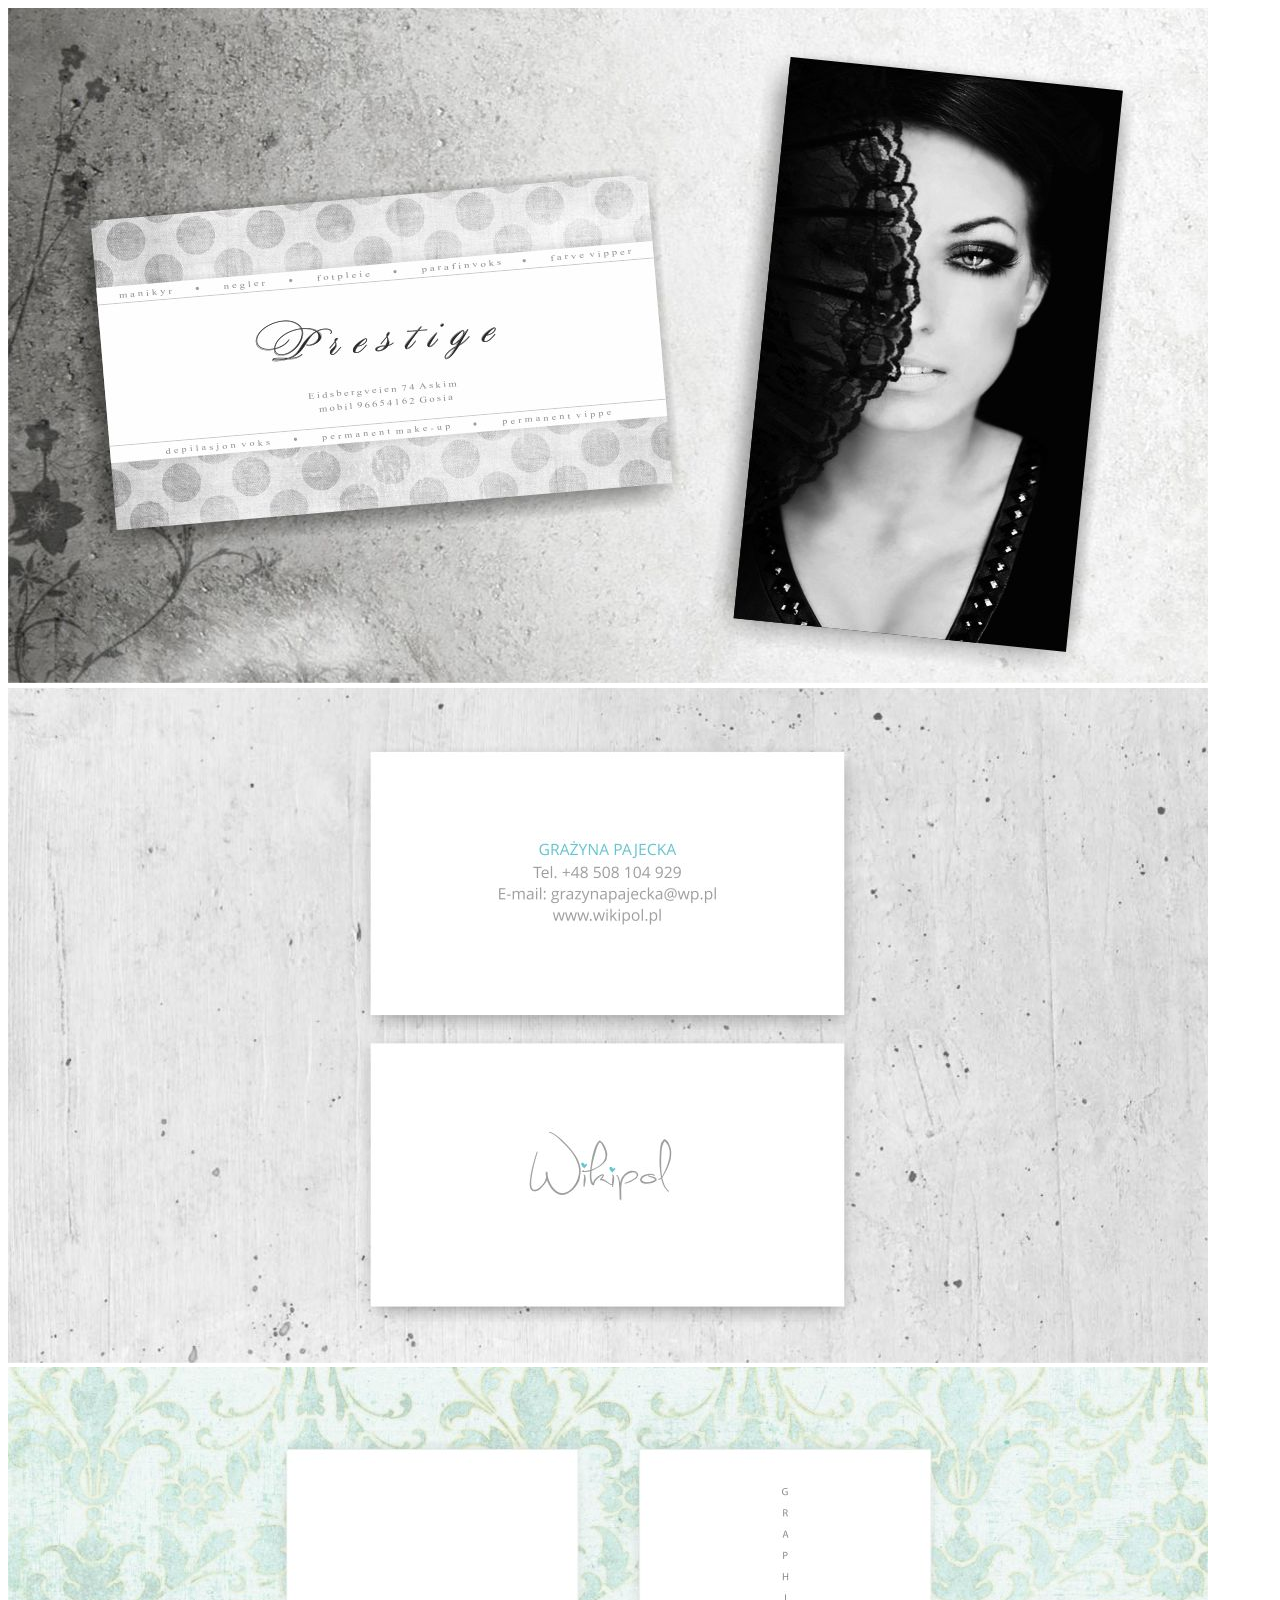
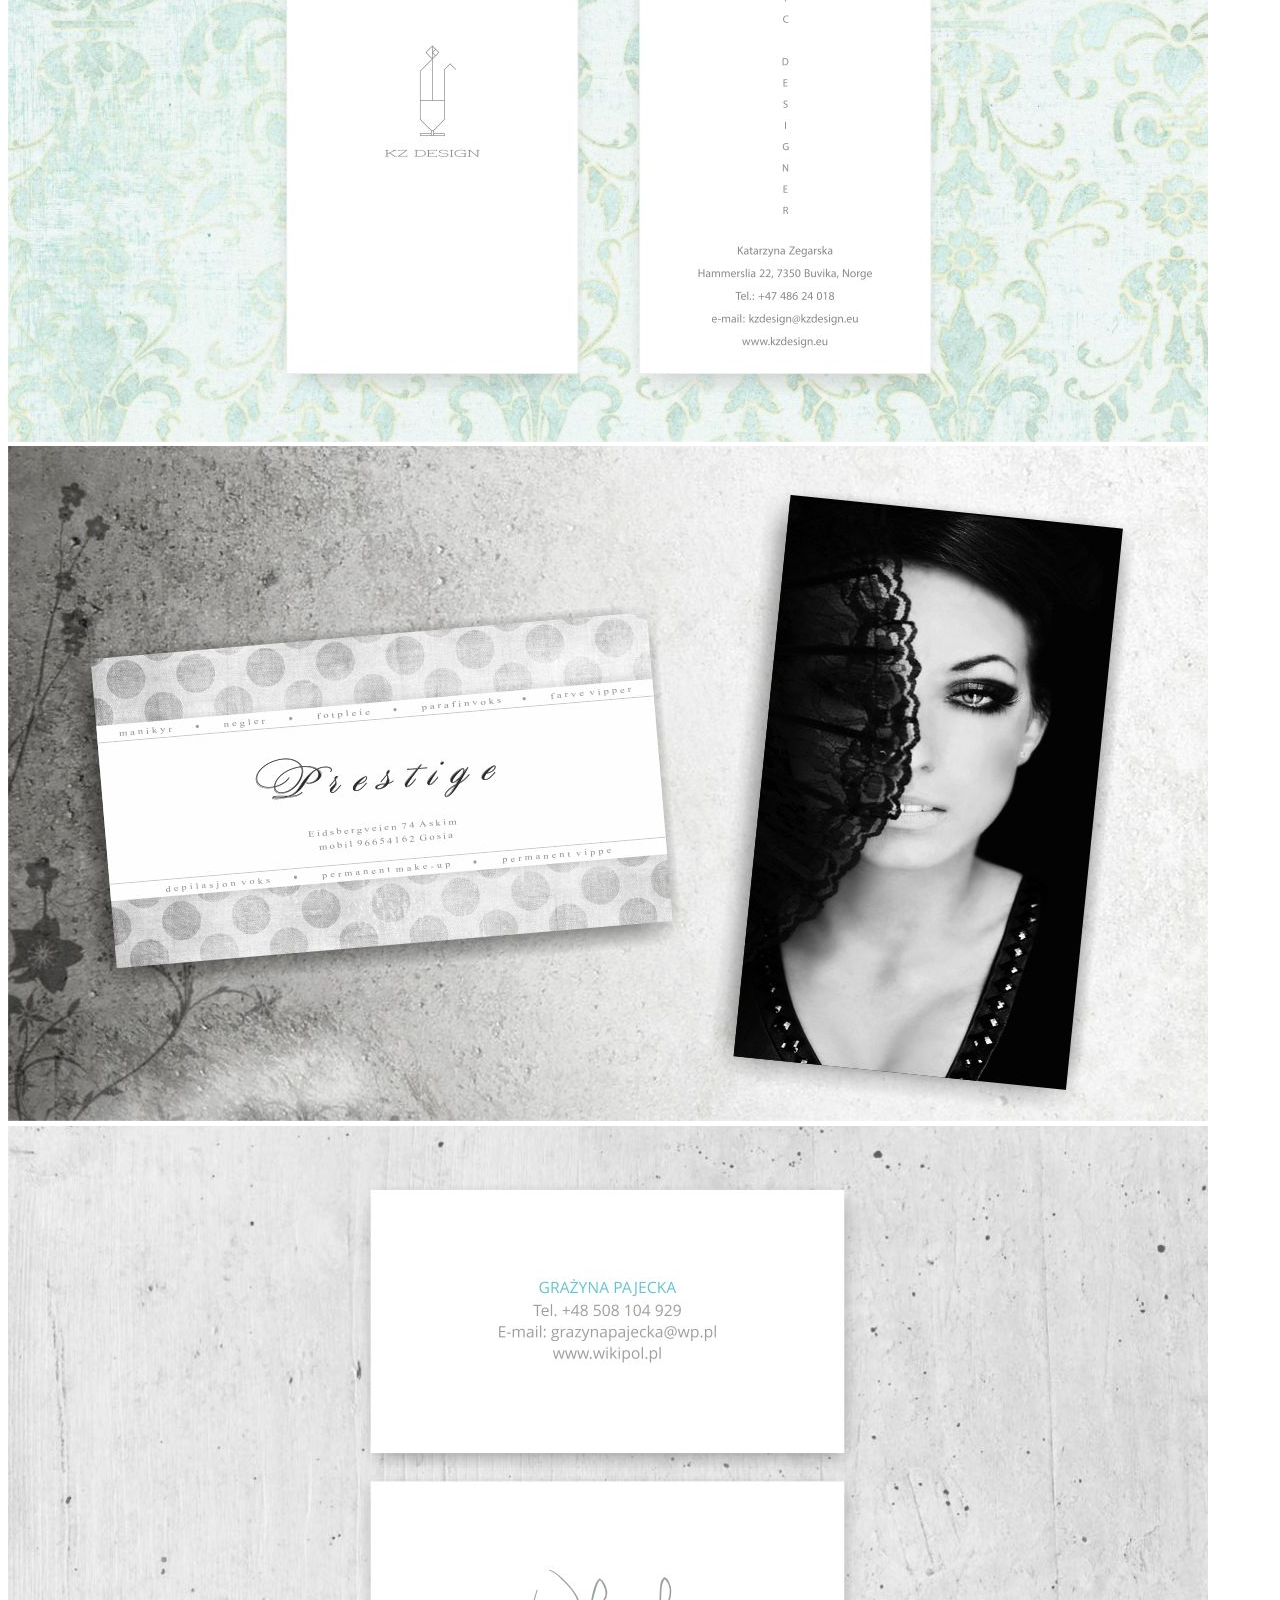
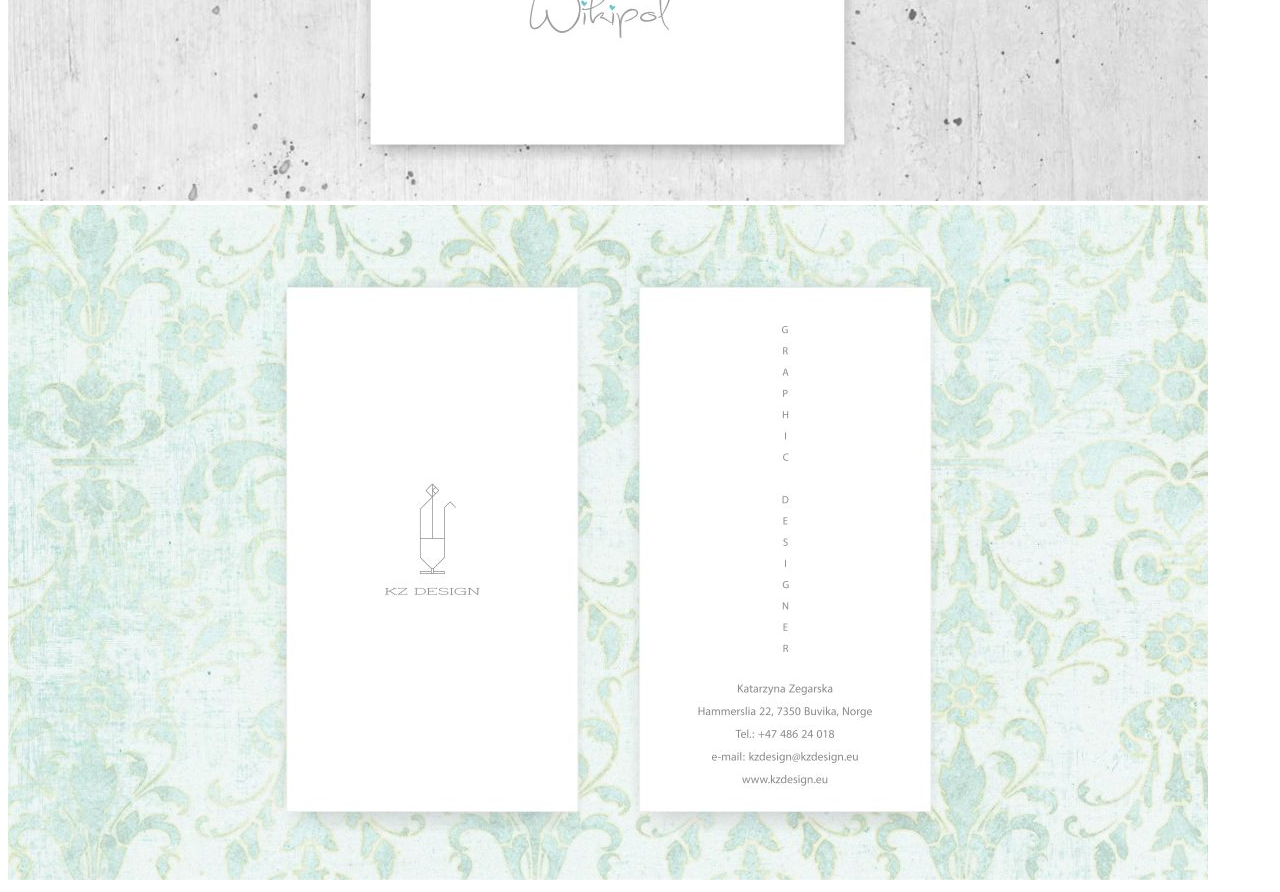
<file: b-cards.html>
<!DOCTYPE html>
<html lang="en">
  <head>

    <!-- head -->
    <meta charset="utf-8">
    <meta name="msapplication-tap-highlight" content="no" />
    <meta name="viewport" content="width=device-width, initial-scale=1.0" />
    <meta name="description" content="Touch enabled jQuery plugin that lets you create beautiful responsive carousel slider.">
    <meta name="author" content="David Deutsch">

  </head>
  <body>

        <div id="loader"></div>
        <div class="owl-carousel owl-theme wow fadeIn shadow">
            <div class="item">
              <a href="#" data-toggle="modal" data-target="#myModal"><img src="images/business_cards/bc03.jpg"/></a>
            </div>
            <div class="item">
              <a href="#" data-toggle="modal" data-target="#myModal"><img src="images/business_cards/bc02.jpg"/></a>
            </div>
            <div class="item">
              <a href="#" data-toggle="modal" data-target="#myModal"><img src="images/business_cards/bc01.jpg"/></a>
            </div>

        </div>

        <div id="myModal" class="modal modal-fullscreen fade" role="dialog">
            <div class="modal-content">
                <div class="modal-body">
                    <!-- <button data-dismiss="modal"/> -->
                    <div class="owl-carousel owl-theme">
                      <div class="item">
                        <a href="#" data-dismiss="modal"><img src="images/business_cards/bc03.jpg"/></a>
                      </div>
                      <div class="item">
                        <a href="#" data-dismiss="modal"><img src="images/business_cards/bc02.jpg"/></a>
                      </div>
                      <div class="item">
                        <a href="#" data-dismiss="modal"><img src="images/business_cards/bc01.jpg"/></a>
                      </div>

                    </div>
                </div>
            </div>
        </div>


    <script>
    var owl = $('.owl-carousel');
    owl.owlCarousel({
      margin: 10,
      loop: true,
      dots: true,
      nav: true,
      responsive: {
        0: {
          items: 1
        },
        600: {
          items: 1
        },
        1000: {
          items: 1
        }
      }
    })
    </script>


  </body>
</html>
</file>
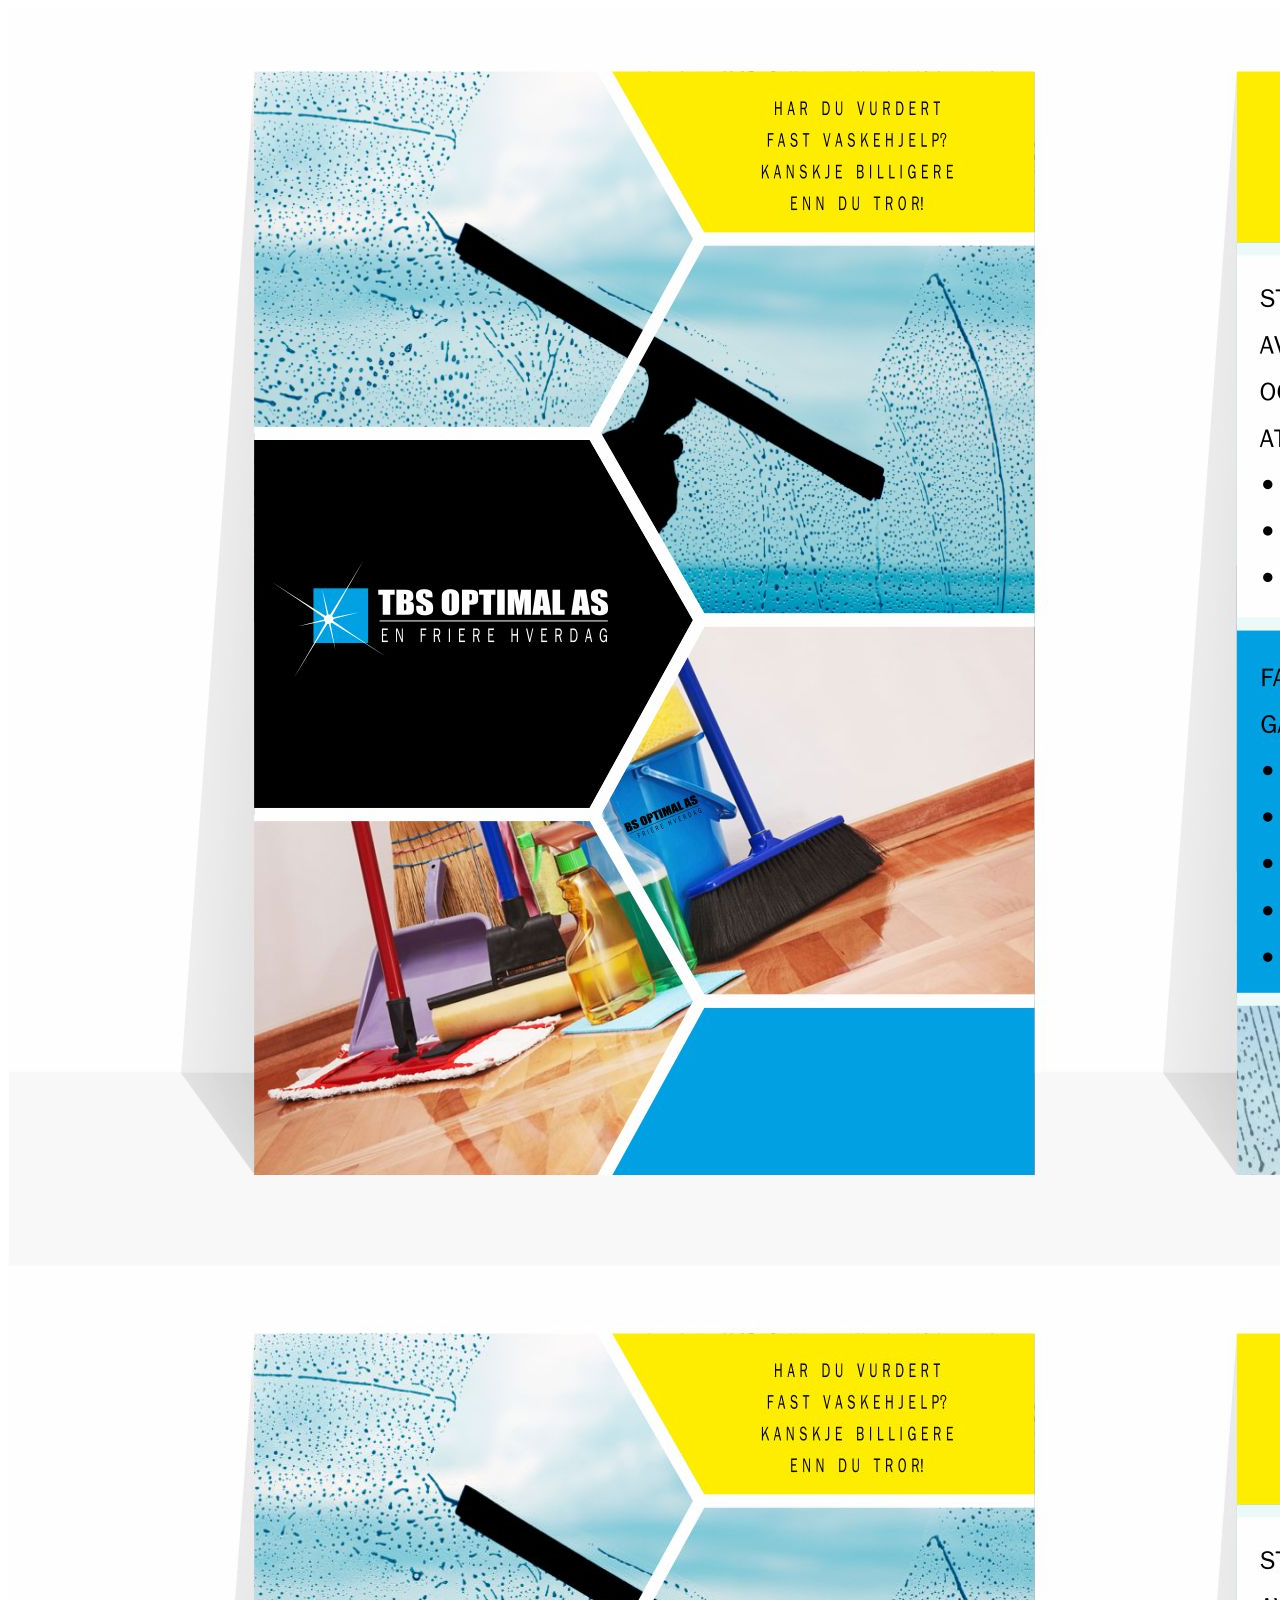
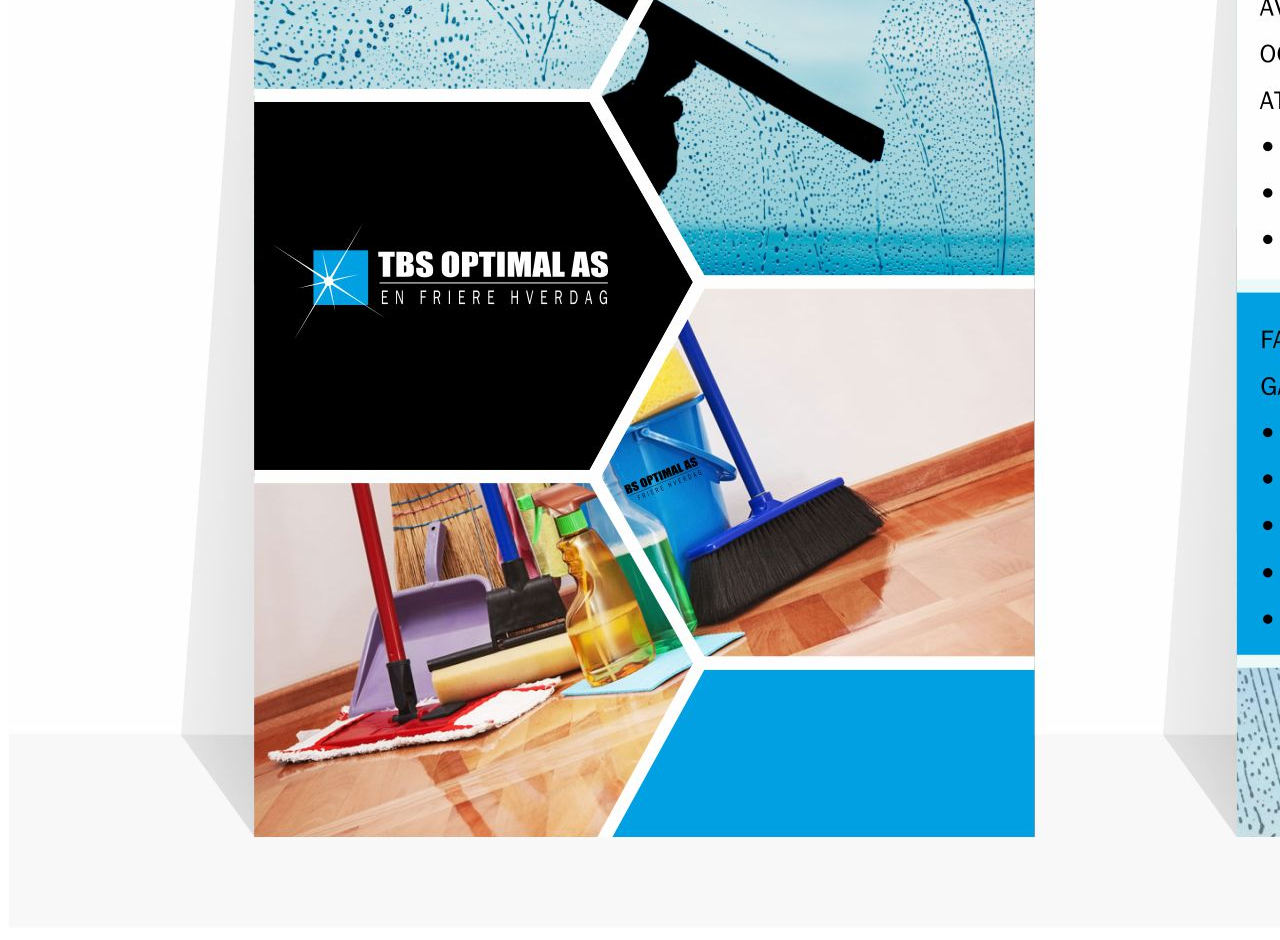
<file: flyers.html>
<!DOCTYPE html>
<html lang="en">
  <head>

    <!-- head -->
    <meta charset="utf-8">
    <meta name="msapplication-tap-highlight" content="no" />
    <meta name="viewport" content="width=device-width, initial-scale=1.0" />
    <meta name="description" content="Touch enabled jQuery plugin that lets you create beautiful responsive carousel slider.">
    <meta name="author" content="David Deutsch">

  </head>
  <body>

        <div id="loader"></div>
        <div class="owl-carousel owl-theme wow fadeIn shadow">
            <div class="item">
              <a href="#" data-toggle="modal" data-target="#myModal"><img src="images/flyers/f01.jpg"/></a>
            </div>
            <!-- <div class="item">
              <a href="#" data-toggle="modal" data-target="#myModal"><img src="images/flyers/f02.jpg"/></a>
            </div> -->
            <!-- <div class="item">
              <a href="#" data-toggle="modal" data-target="#myModal"><img src="images/flyers/info03.jpg"/></a>
            </div> -->

        </div>

        <div id="myModal" class="modal modal-fullscreen fade" role="dialog">
            <div class="modal-content">
                <div class="modal-body">
                    <!-- <button data-dismiss="modal"/> -->
                    <div class="owl-carousel owl-theme">
                      <div class="item">
                        <a href="#" data-dismiss="modal"><img src="images/flyers/f01.jpg"/></a>
                      </div>
                      <!-- <div class="item"> -->
                        <!-- <a href="#" data-dismiss="modal"><img src="images/flyers/f02.jpg"/></a> -->
                      <!-- </div> -->
                      <!-- <div class="item">
                        <a href="#" data-dismiss="modal"><img src="images/flyers/info03.jpg"/></a>
                      </div> -->

                    </div>
                </div>
            </div>
        </div>


    <script>
    var owl = $('.owl-carousel');
    owl.owlCarousel({
      margin: 10,
      loop: true,
      dots: true,
      nav: true,
      responsive: {
        0: {
          items: 1
        },
        600: {
          items: 1
        },
        1000: {
          items: 1
        }
      }
    })
    </script>


  </body>
</html>
</file>
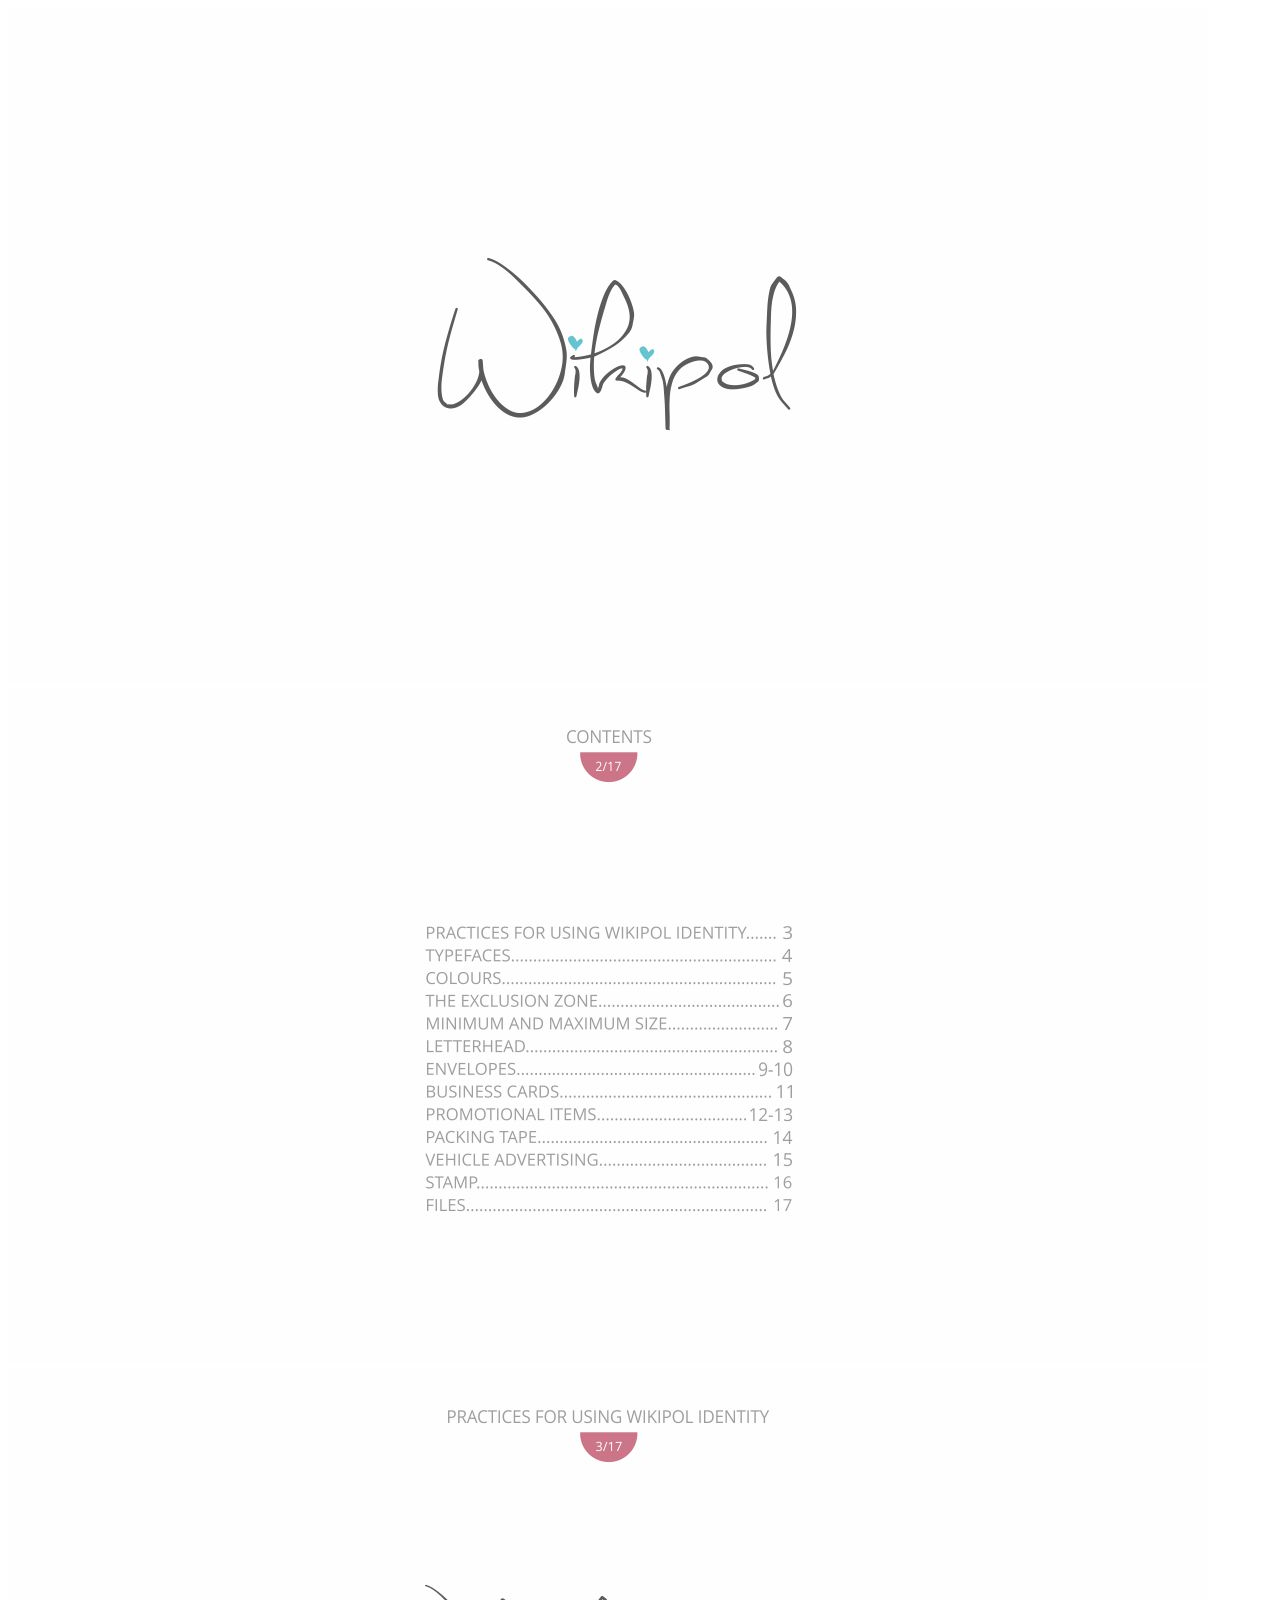
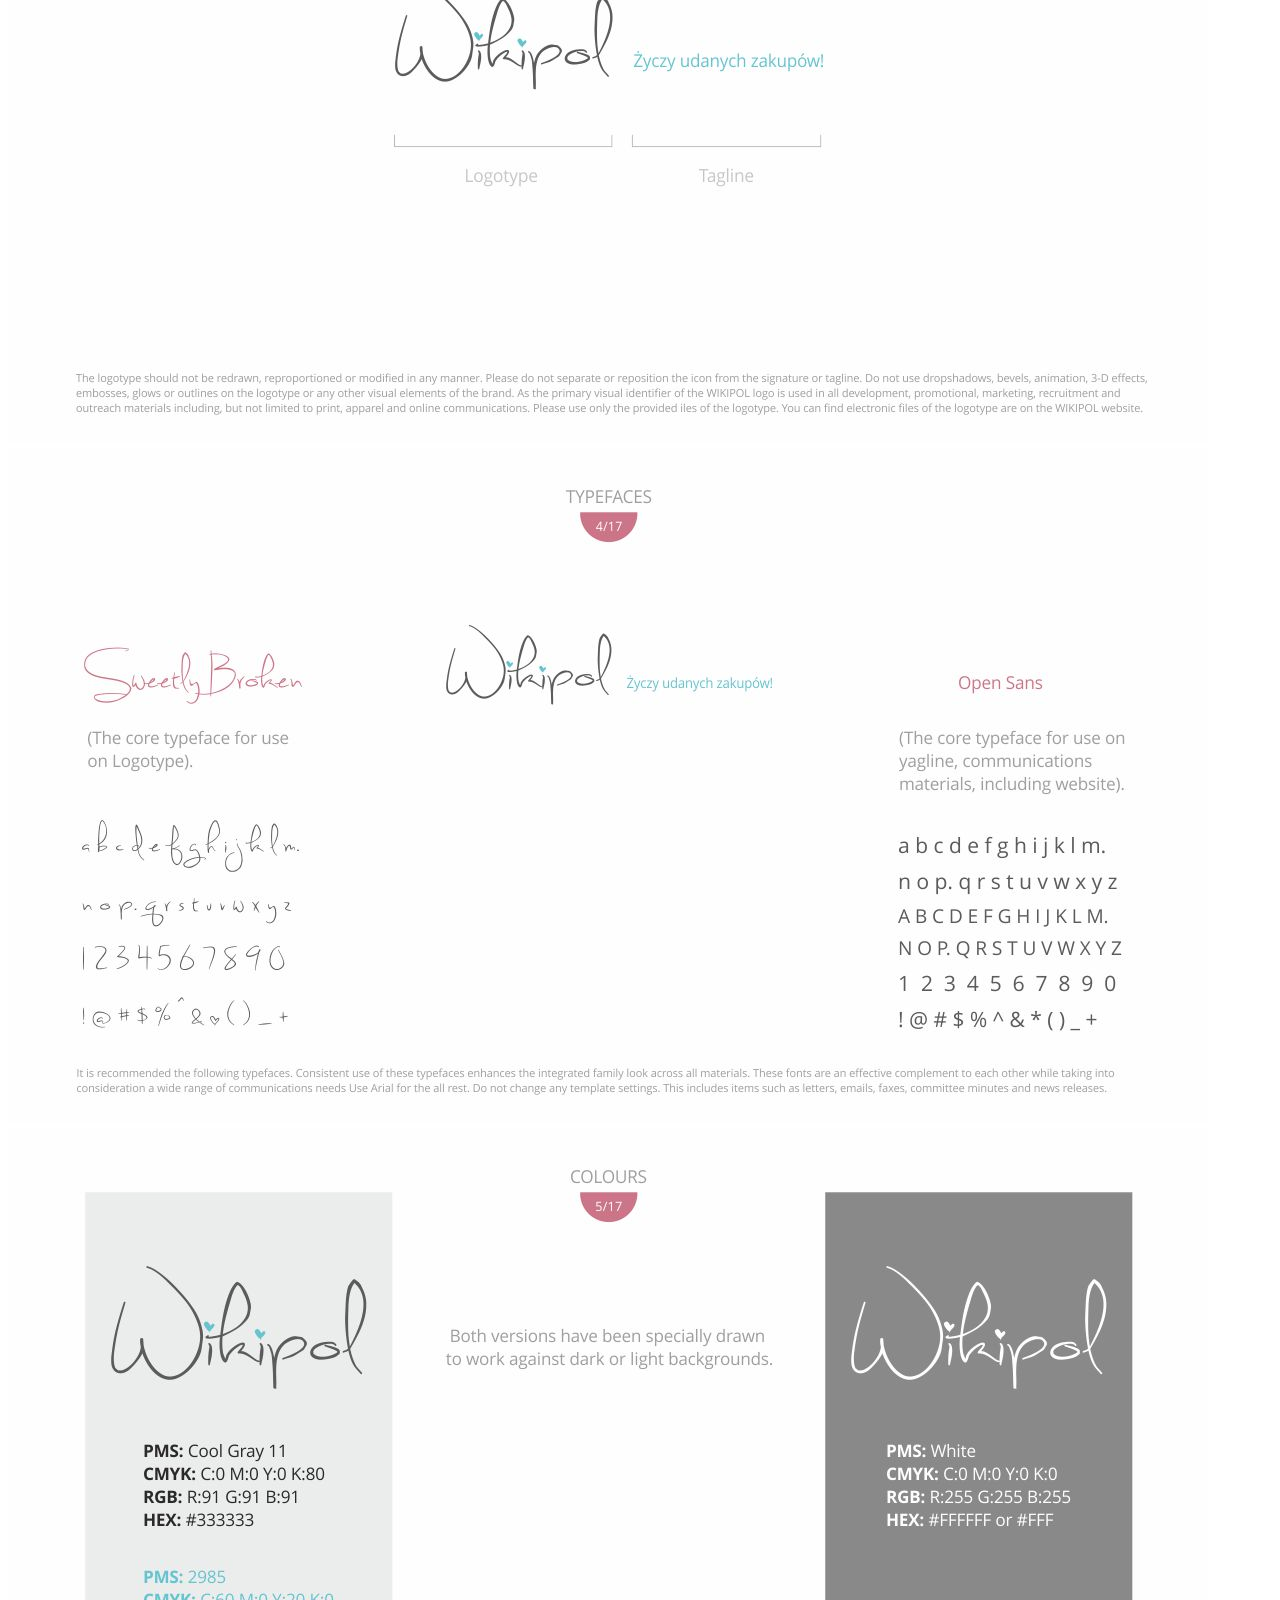
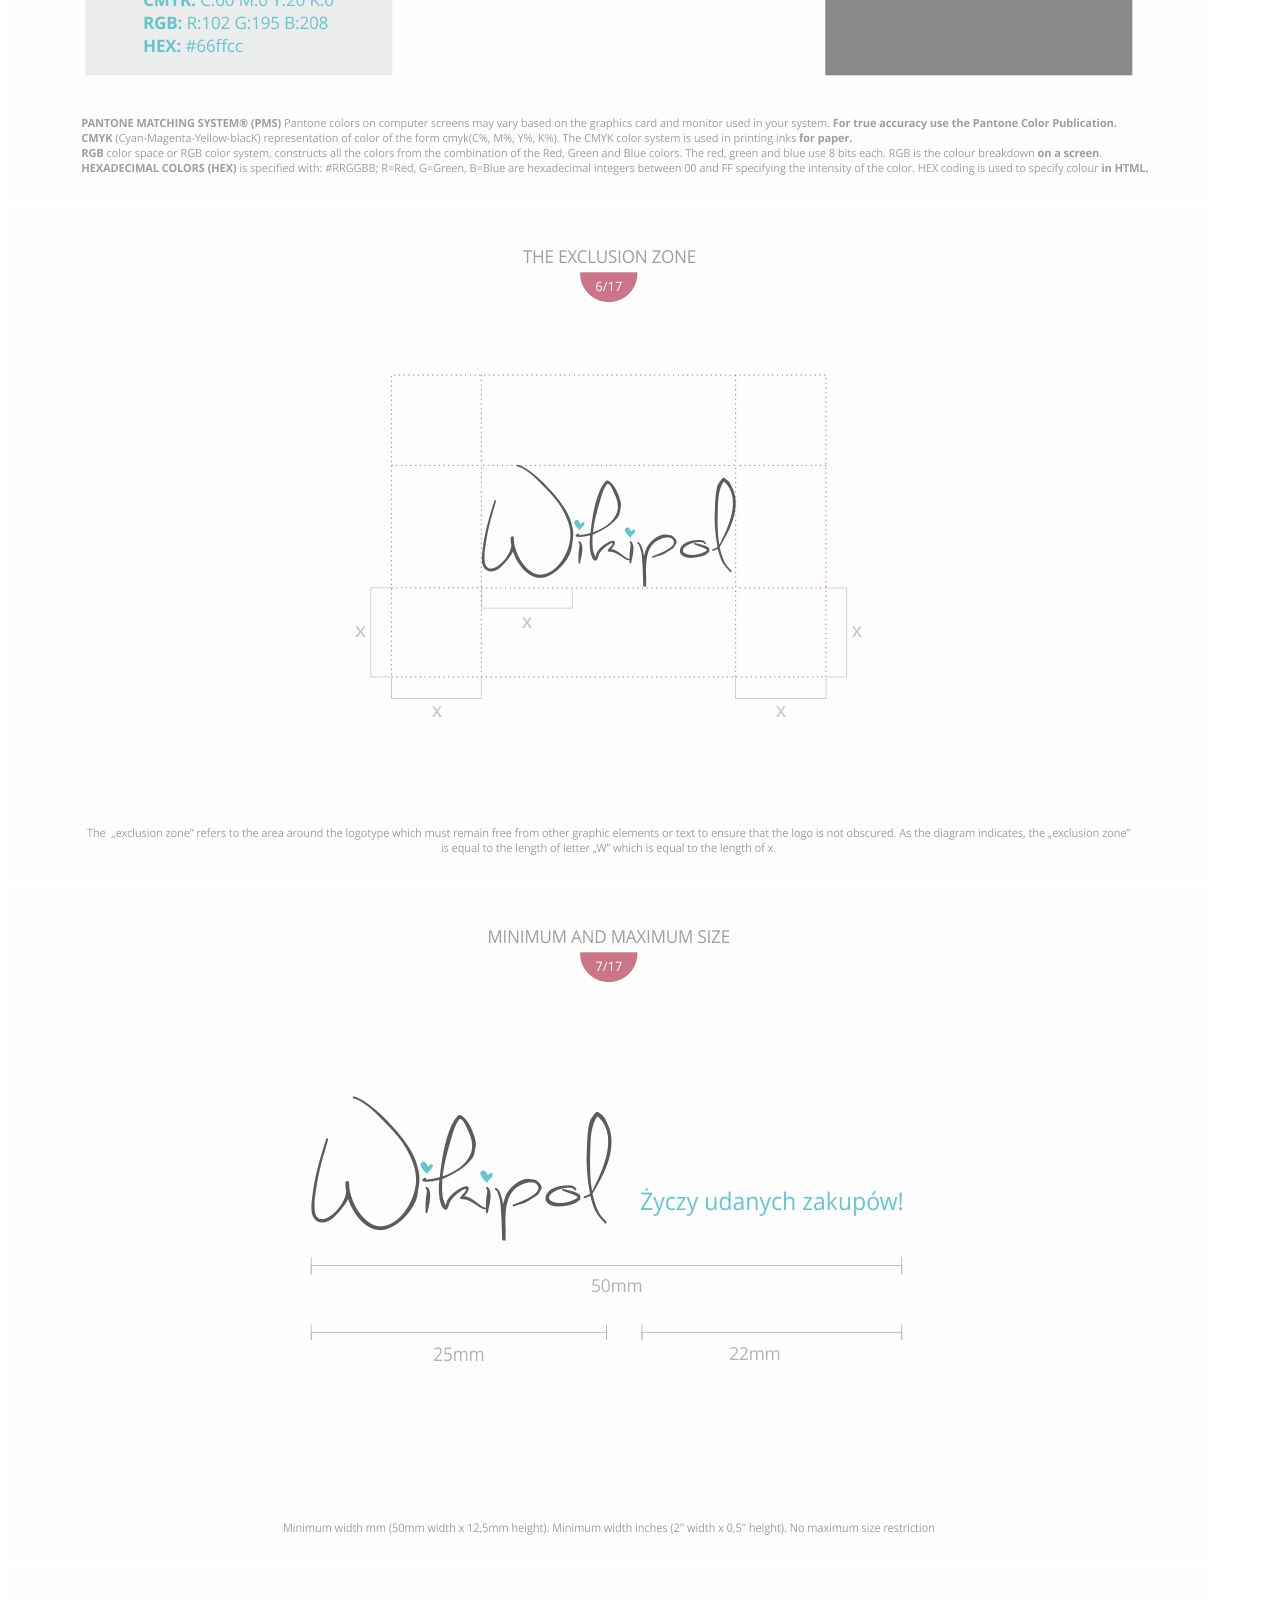
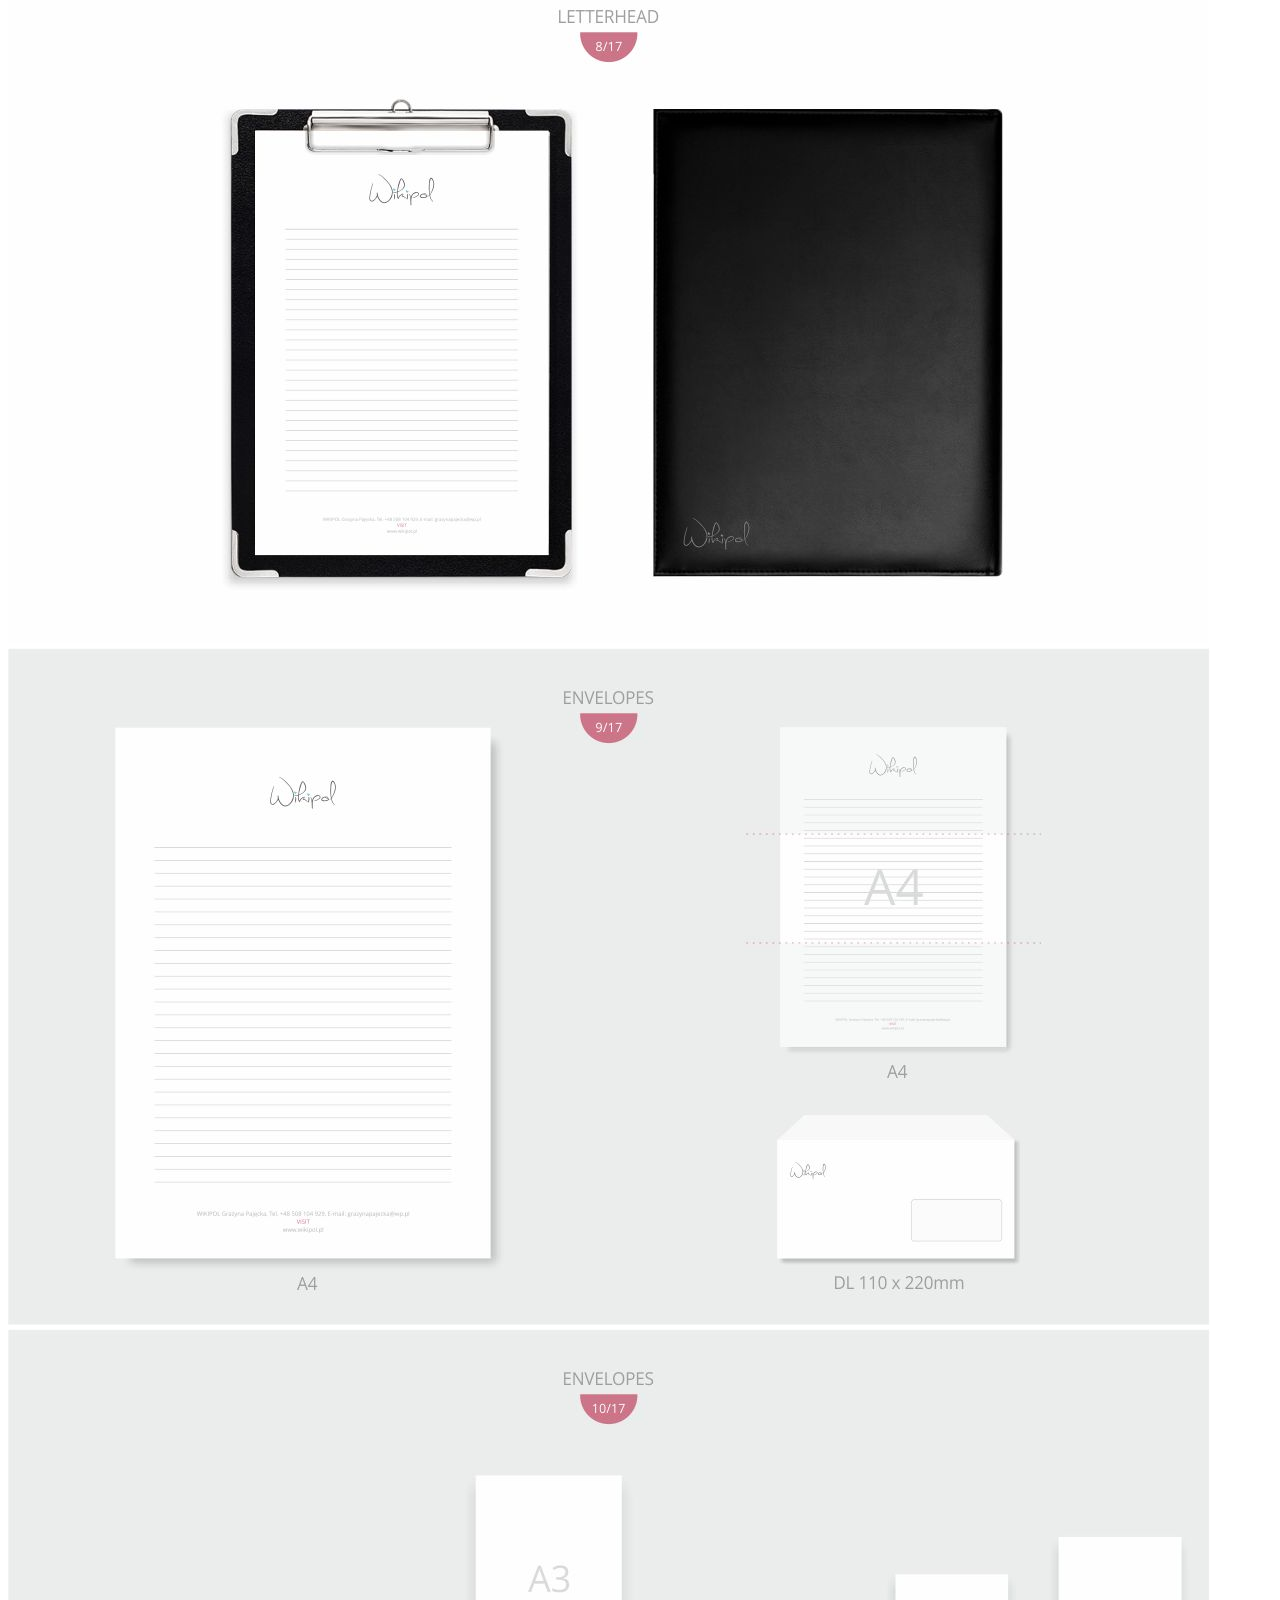
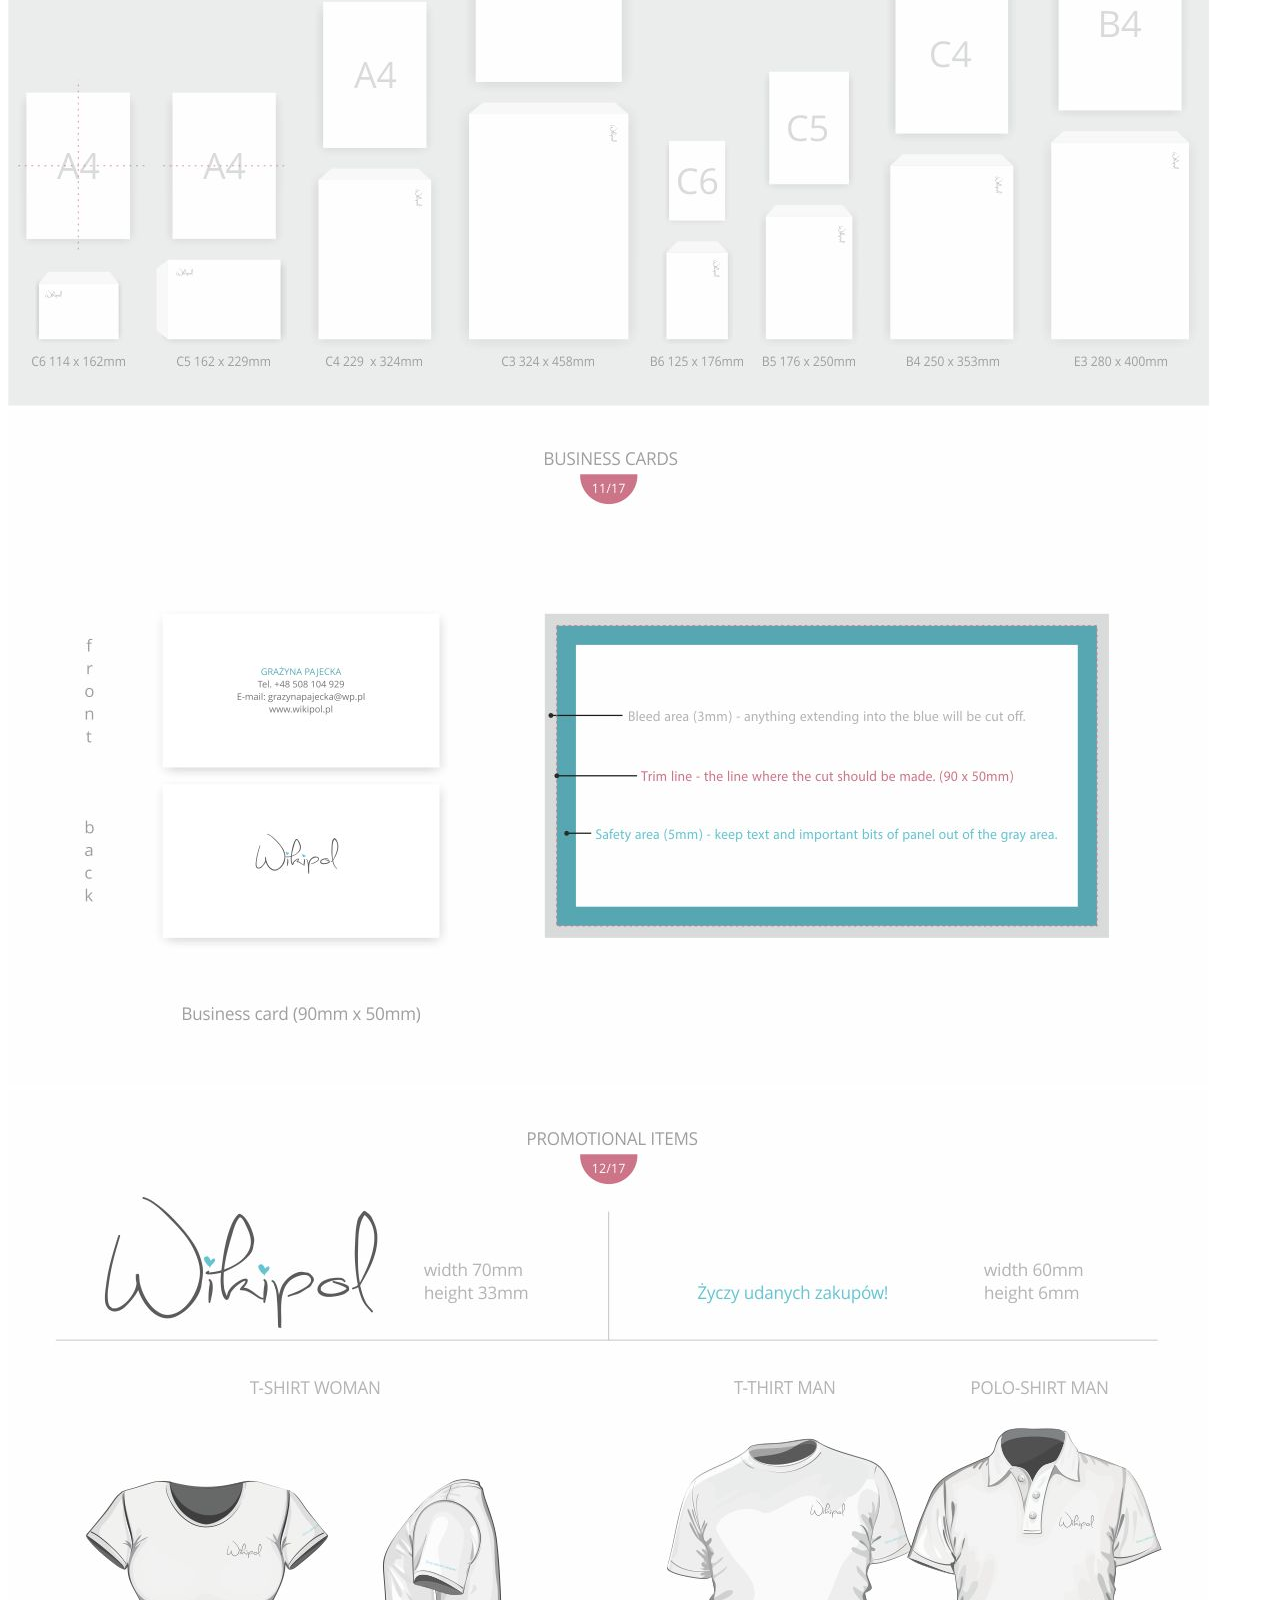
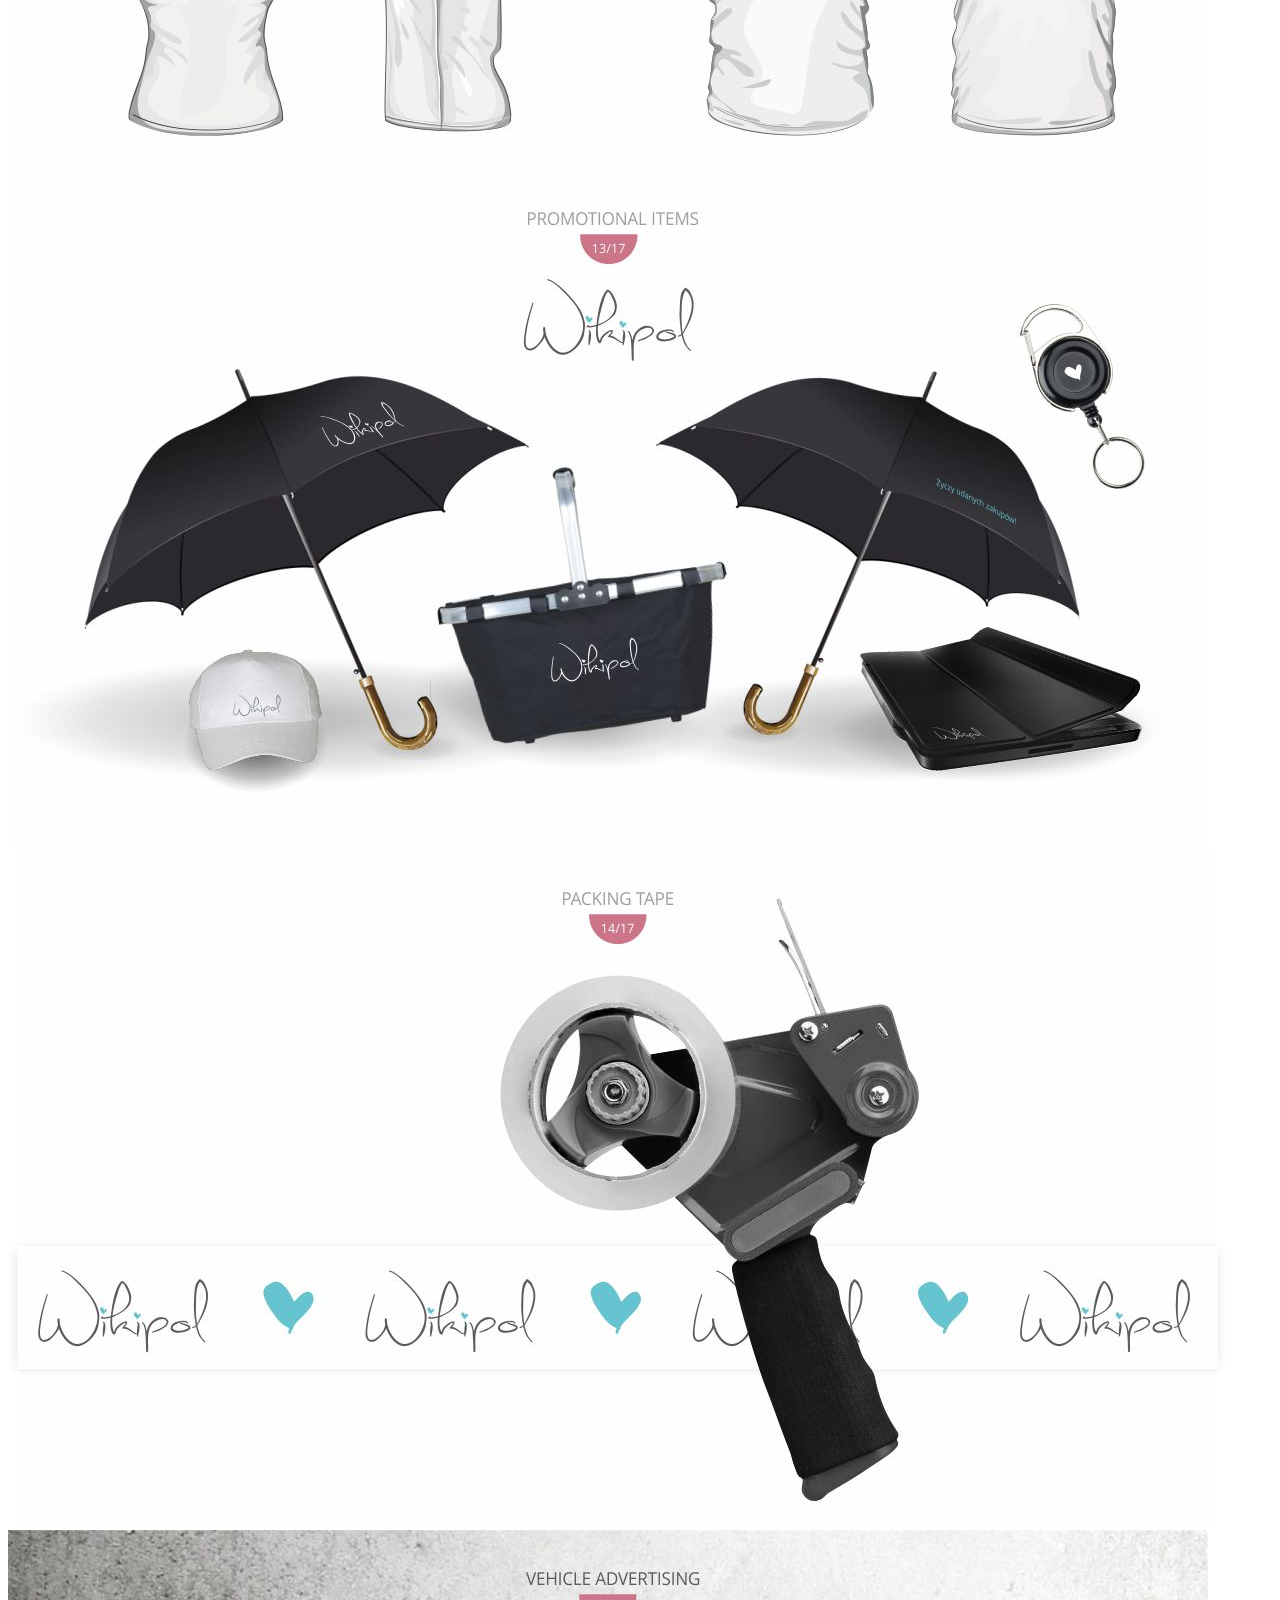
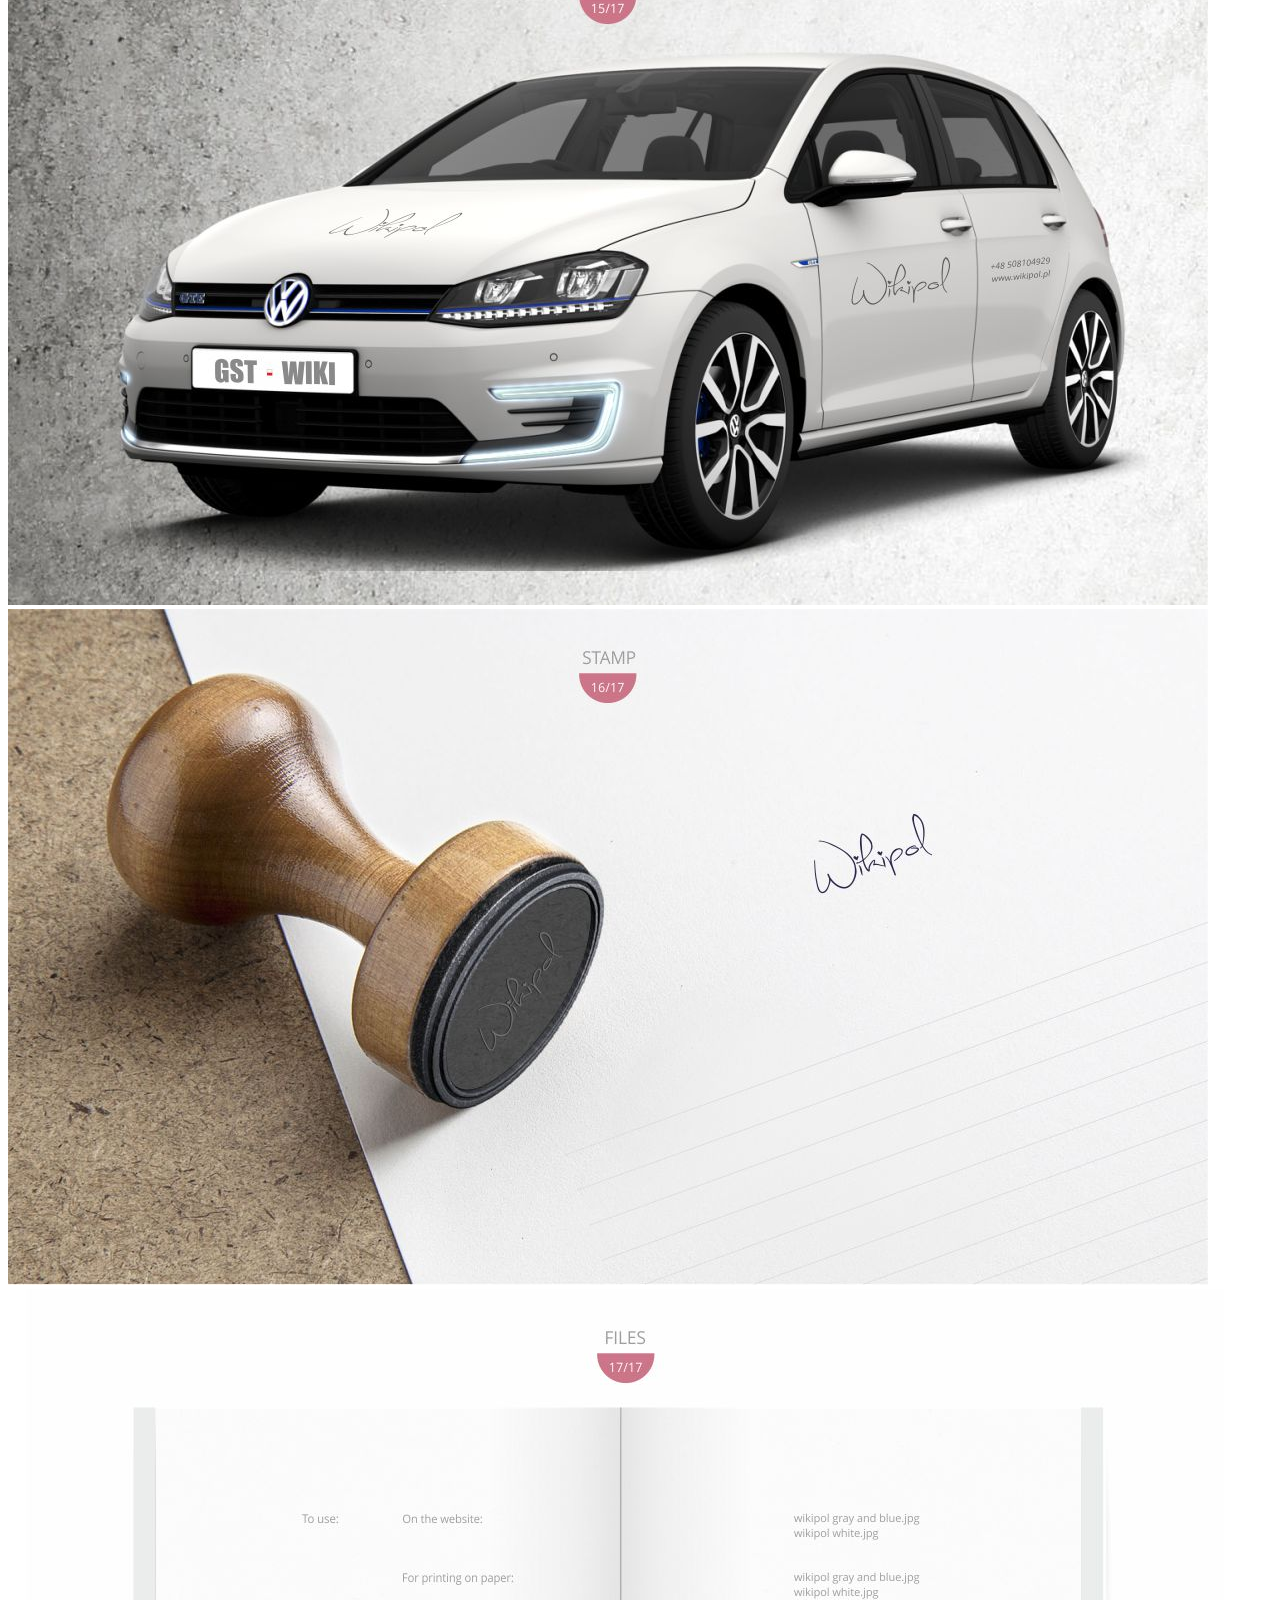
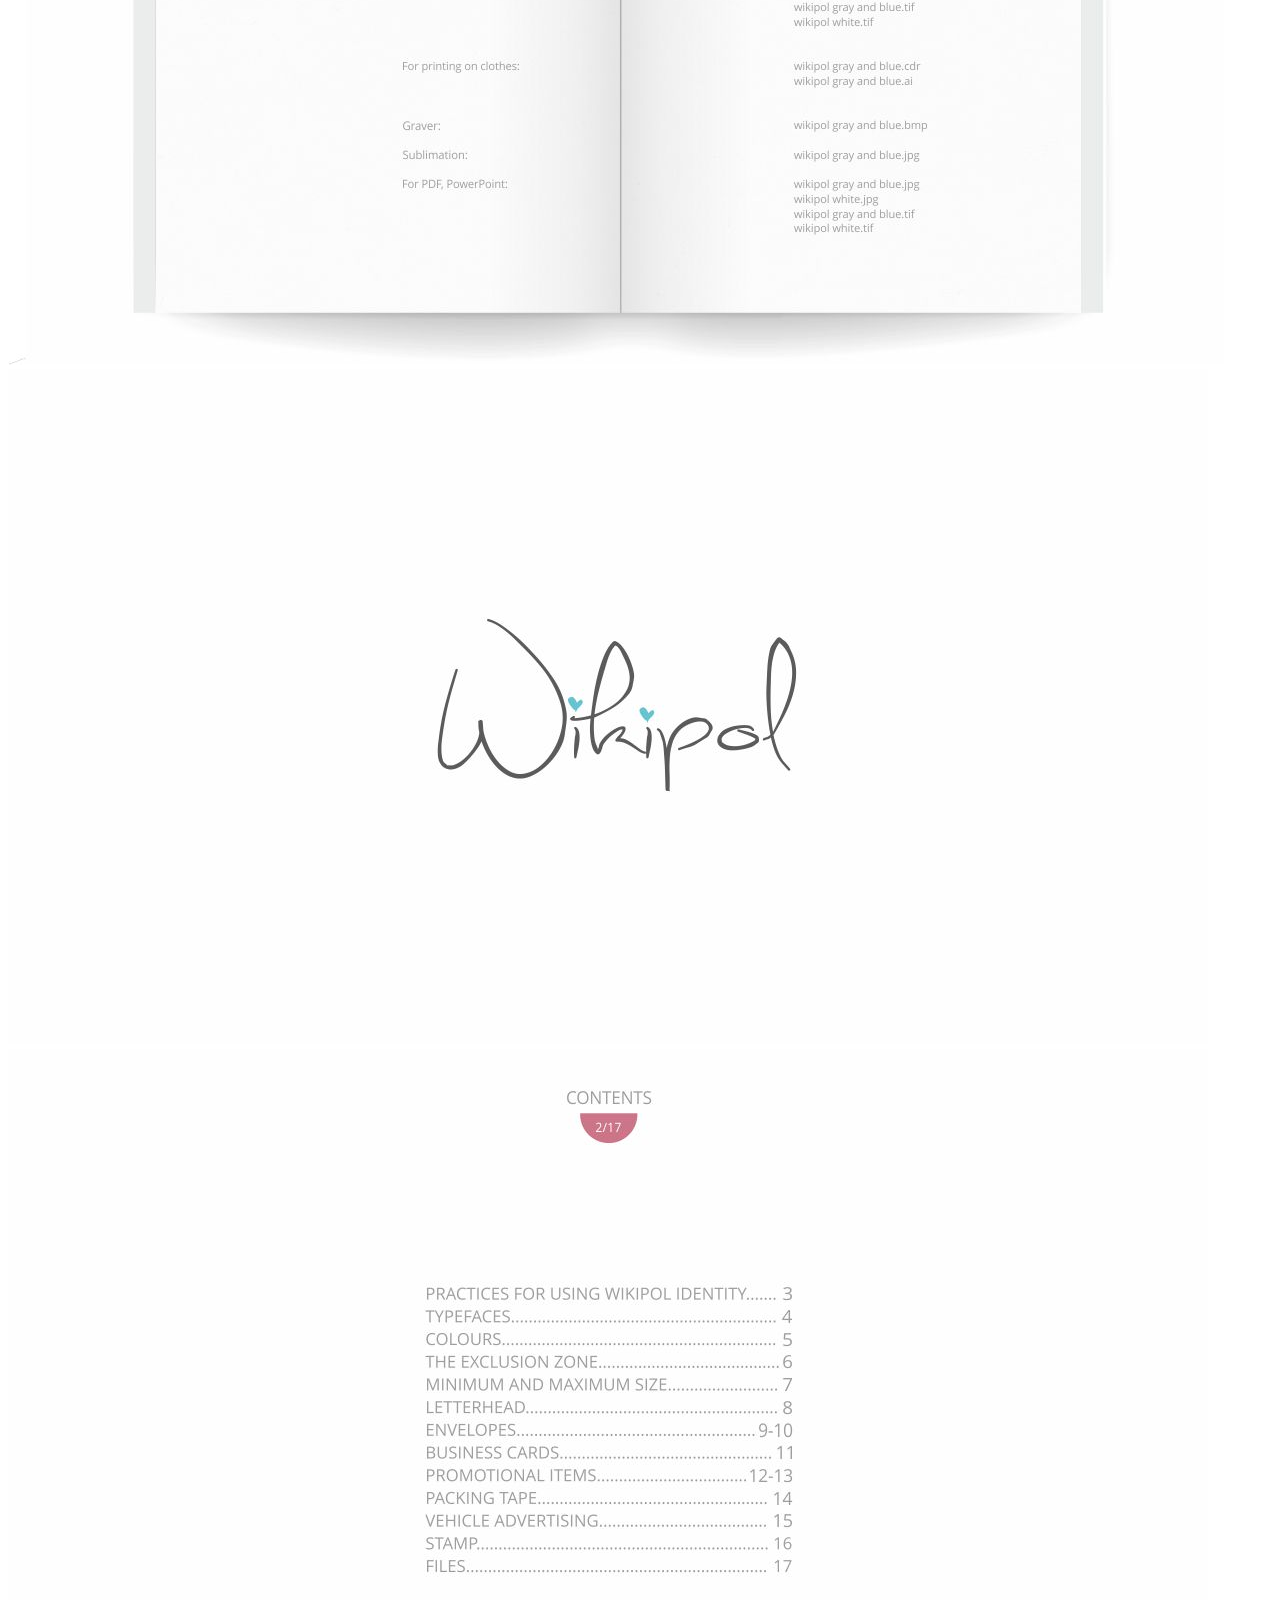
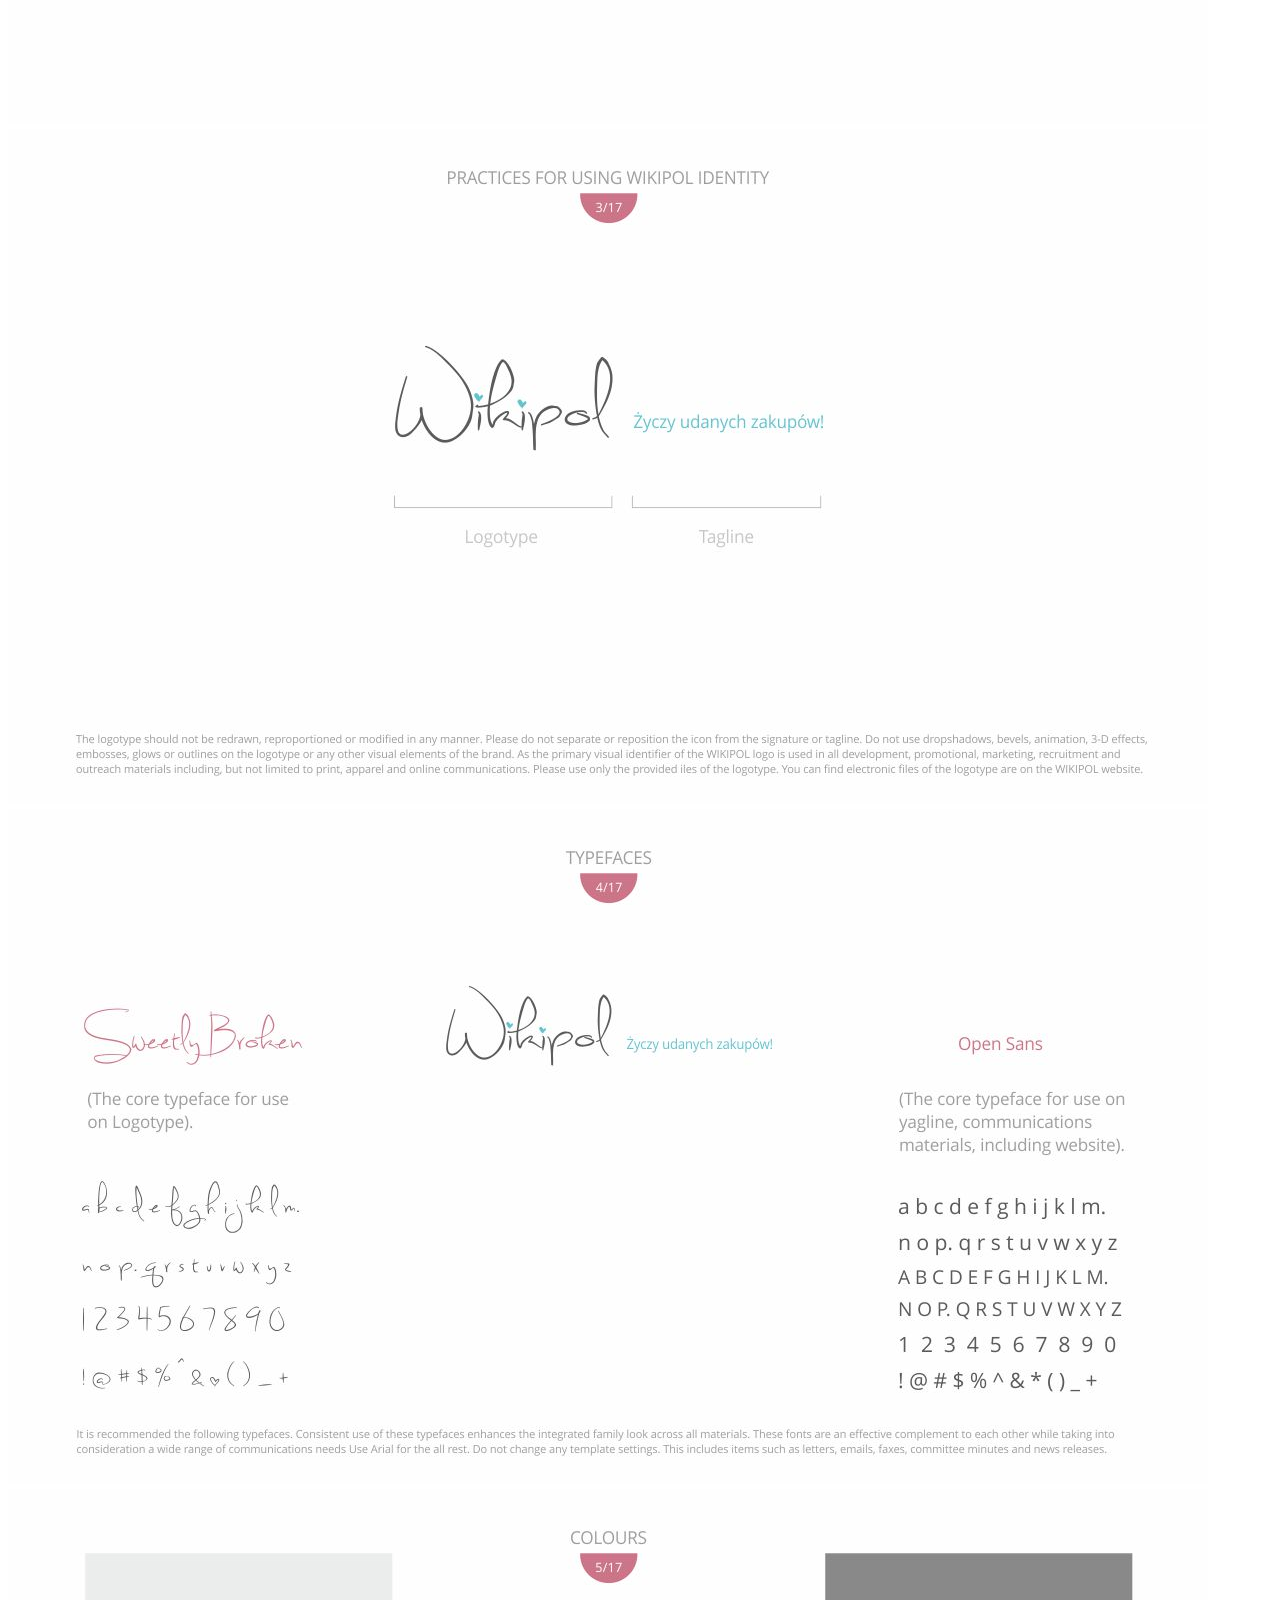
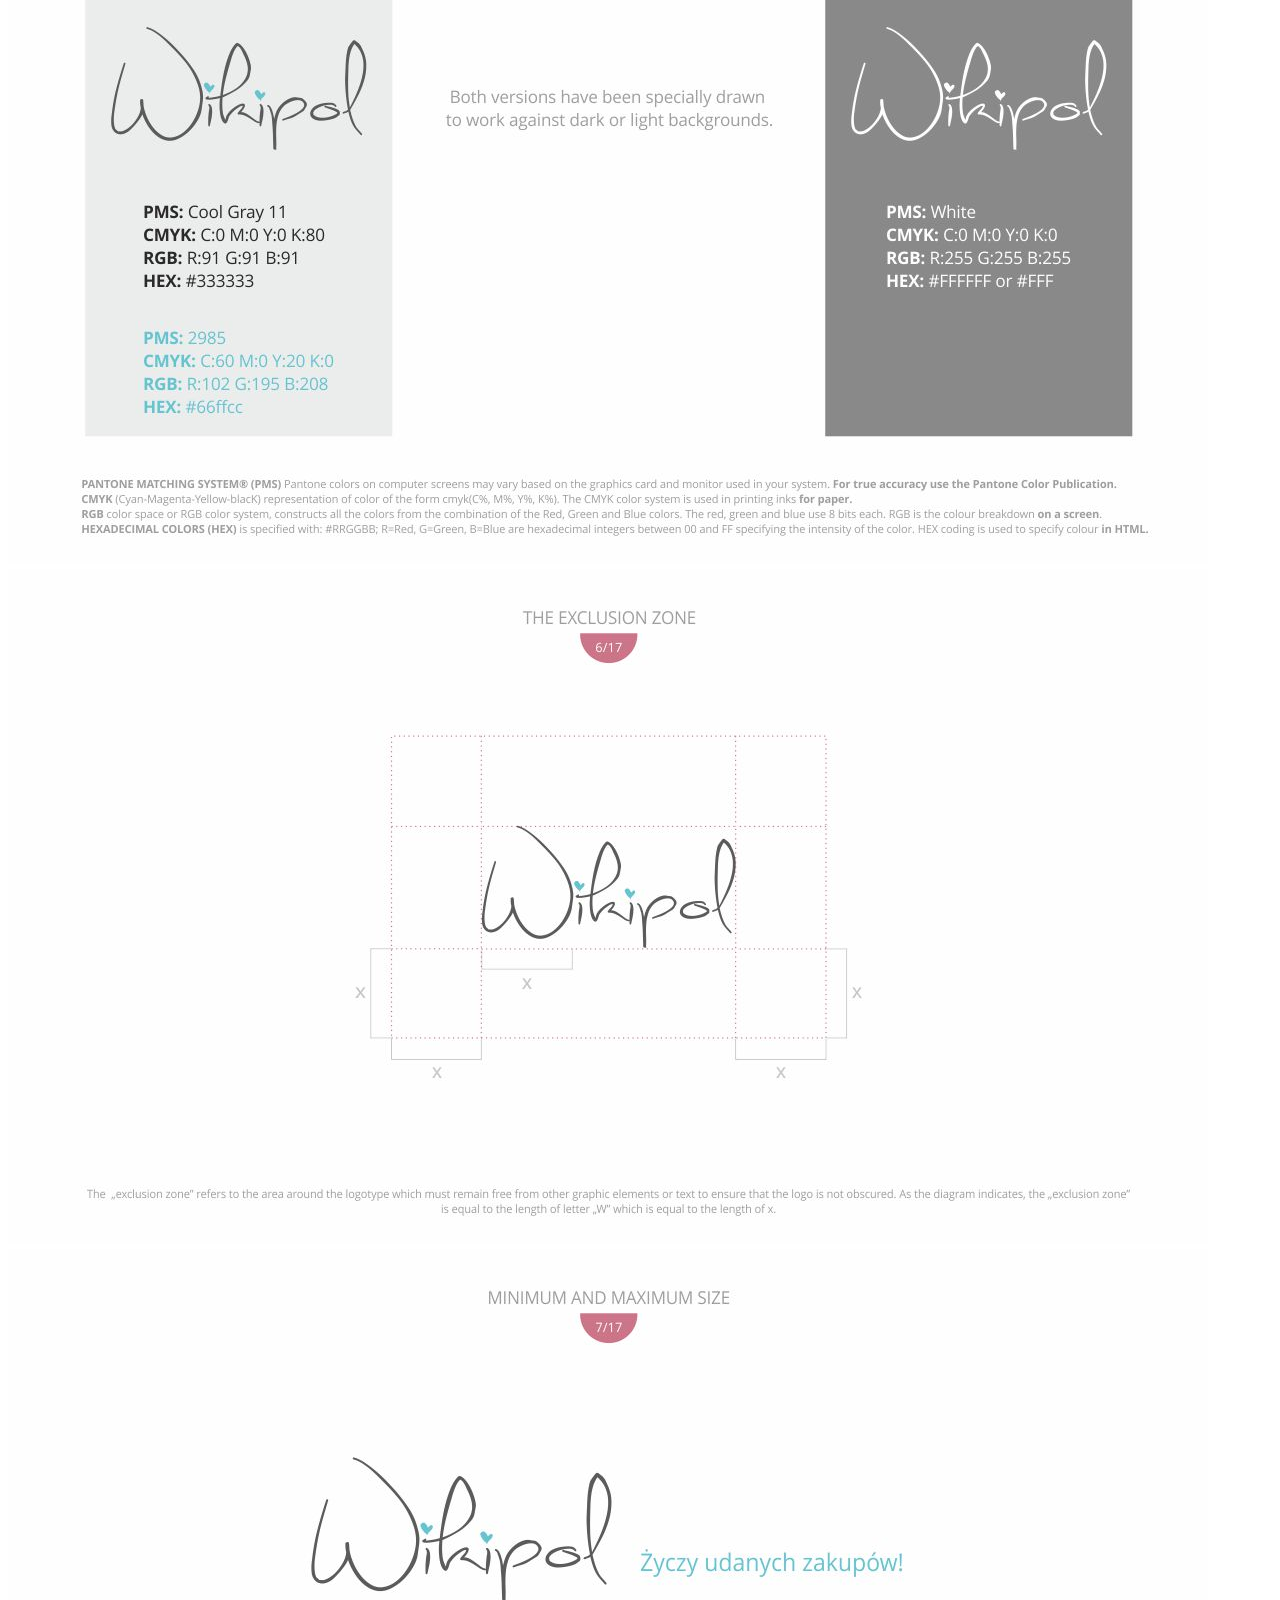
<file: id-guide.html>
<!DOCTYPE html>
<html lang="en">
  <head>

    <!-- head -->
    <meta charset="utf-8">
    <meta name="msapplication-tap-highlight" content="no" />
    <meta name="viewport" content="width=device-width, initial-scale=1.0" />
    <meta name="description" content="Touch enabled jQuery plugin that lets you create beautiful responsive carousel slider.">
    <meta name="author" content="David Deutsch">

  </head>
  <body>

        <div id="loader"></div>
        <div class="owl-carousel owl-theme wow fadeIn shadow">
            <div class="item">
              <a href="#" data-toggle="modal" data-target="#myModal"><img src="images/identity_guidelines/ig01.jpg"/></a>
            </div>
            <div class="item">
              <a href="#" data-toggle="modal" data-target="#myModal"><img src="images/identity_guidelines/ig02.jpg"/></a>
            </div>
            <div class="item">
              <a href="#" data-toggle="modal" data-target="#myModal"><img src="images/identity_guidelines/ig03.jpg"/></a>
            </div>
            <div class="item">
              <a href="#" data-toggle="modal" data-target="#myModal"><img src="images/identity_guidelines/ig04.jpg"/></a>
            </div>
            <div class="item">
              <a href="#" data-toggle="modal" data-target="#myModal"><img src="images/identity_guidelines/ig05.jpg"/></a>
            </div>
            <div class="item">
              <a href="#" data-toggle="modal" data-target="#myModal"><img src="images/identity_guidelines/ig06.jpg"/></a>
            </div>
            <div class="item">
              <a href="#" data-toggle="modal" data-target="#myModal"><img src="images/identity_guidelines/ig07.jpg"/></a>
            </div>
            <div class="item">
              <a href="#" data-toggle="modal" data-target="#myModal"><img src="images/identity_guidelines/ig08.jpg"/></a>
            </div>
            <div class="item">
              <a href="#" data-toggle="modal" data-target="#myModal"><img src="images/identity_guidelines/ig09.jpg"/></a>
            </div>
            <div class="item">
              <a href="#" data-toggle="modal" data-target="#myModal"><img src="images/identity_guidelines/ig10.jpg"/></a>
            </div>
            <div class="item">
              <a href="#" data-toggle="modal" data-target="#myModal"><img src="images/identity_guidelines/ig11.jpg"/></a>
            </div>
            <div class="item">
              <a href="#" data-toggle="modal" data-target="#myModal"><img src="images/identity_guidelines/ig12.jpg"/></a>
            </div>
            <div class="item">
              <a href="#" data-toggle="modal" data-target="#myModal"><img src="images/identity_guidelines/ig13.jpg"/></a>
            </div>
            <div class="item">
              <a href="#" data-toggle="modal" data-target="#myModal"><img src="images/identity_guidelines/ig14.jpg"/></a>
            </div>
            <div class="item">
              <a href="#" data-toggle="modal" data-target="#myModal"><img src="images/identity_guidelines/ig15.jpg"/></a>
            </div>
            <div class="item">
              <a href="#" data-toggle="modal" data-target="#myModal"><img src="images/identity_guidelines/ig16.jpg"/></a>
            </div>
            <div class="item">
              <a href="#" data-toggle="modal" data-target="#myModal"><img src="images/identity_guidelines/ig17.jpg"/></a>
            </div>
        </div>

        <div id="myModal" class="modal modal-fullscreen fade" role="dialog">
            <div class="modal-content">
                <div class="modal-body">
                    <!-- <button data-dismiss="modal"/> -->
                    <div class="owl-carousel owl-theme">
                      <div class="item">
                        <a href="#" data-dismiss="modal"><img src="images/identity_guidelines/ig01.jpg"/></a>
                      </div>
                      <div class="item">
                        <a href="#" data-dismiss="modal"><img src="images/identity_guidelines/ig02.jpg"/></a>
                      </div>
                      <div class="item">
                        <a href="#" data-dismiss="modal"><img src="images/identity_guidelines/ig03.jpg"/></a>
                      </div>
                      <div class="item">
                        <a href="#" data-dismiss="modal"><img src="images/identity_guidelines/ig04.jpg"/></a>
                      </div>
                      <div class="item">
                        <a href="#" data-dismiss="modal"><img src="images/identity_guidelines/ig05.jpg"/></a>
                      </div>
                      <div class="item">
                        <a href="#" data-dismiss="modal"><img src="images/identity_guidelines/ig06.jpg"/></a>
                      </div>
                      <div class="item">
                        <a href="#" data-dismiss="modal"><img src="images/identity_guidelines/ig07.jpg"/></a>
                      </div>
                      <div class="item">
                        <a href="#" data-dismiss="modal"><img src="images/identity_guidelines/ig08.jpg"/></a>
                      </div>
                      <div class="item">
                        <a href="#" data-dismiss="modal"><img src="images/identity_guidelines/ig09.jpg"/></a>
                      </div>
                      <div class="item">
                        <a href="#" data-dismiss="modal"><img src="images/identity_guidelines/ig10.jpg"/></a>
                      </div>
                      <div class="item">
                        <a href="#" data-dismiss="modal"><img src="images/identity_guidelines/ig11.jpg"/></a>
                      </div>
                      <div class="item">
                        <a href="#" data-dismiss="modal"><img src="images/identity_guidelines/ig12.jpg"/></a>
                      </div>
                      <div class="item">
                        <a href="#" data-dismiss="modal"><img src="images/identity_guidelines/ig13.jpg"/></a>
                      </div>
                      <div class="item">
                        <a href="#" data-dismiss="modal"><img src="images/identity_guidelines/ig14.jpg"/></a>
                      </div>
                      <div class="item">
                        <a href="#" data-dismiss="modal"><img src="images/identity_guidelines/ig15.jpg"/></a>
                      </div>
                      <div class="item">
                        <a href="#" data-dismiss="modal"><img src="images/identity_guidelines/ig16.jpg"/></a>
                      </div>
                      <div class="item">
                        <a href="#" data-dismiss="modal"><img src="images/identity_guidelines/ig17.jpg"/></a>
                      </div>
                  </div>
                </div>
            </div>
        </div>


    <script>
    var owl = $('.owl-carousel');
    owl.owlCarousel({
      margin: 10,
      loop: true,
      dots: true,
      nav: true,
      responsive: {
        0: {
          items: 1
        },
        600: {
          items: 1
        },
        1000: {
          items: 1
        }
      }
    })
    </script>


  </body>
</html>
</file>
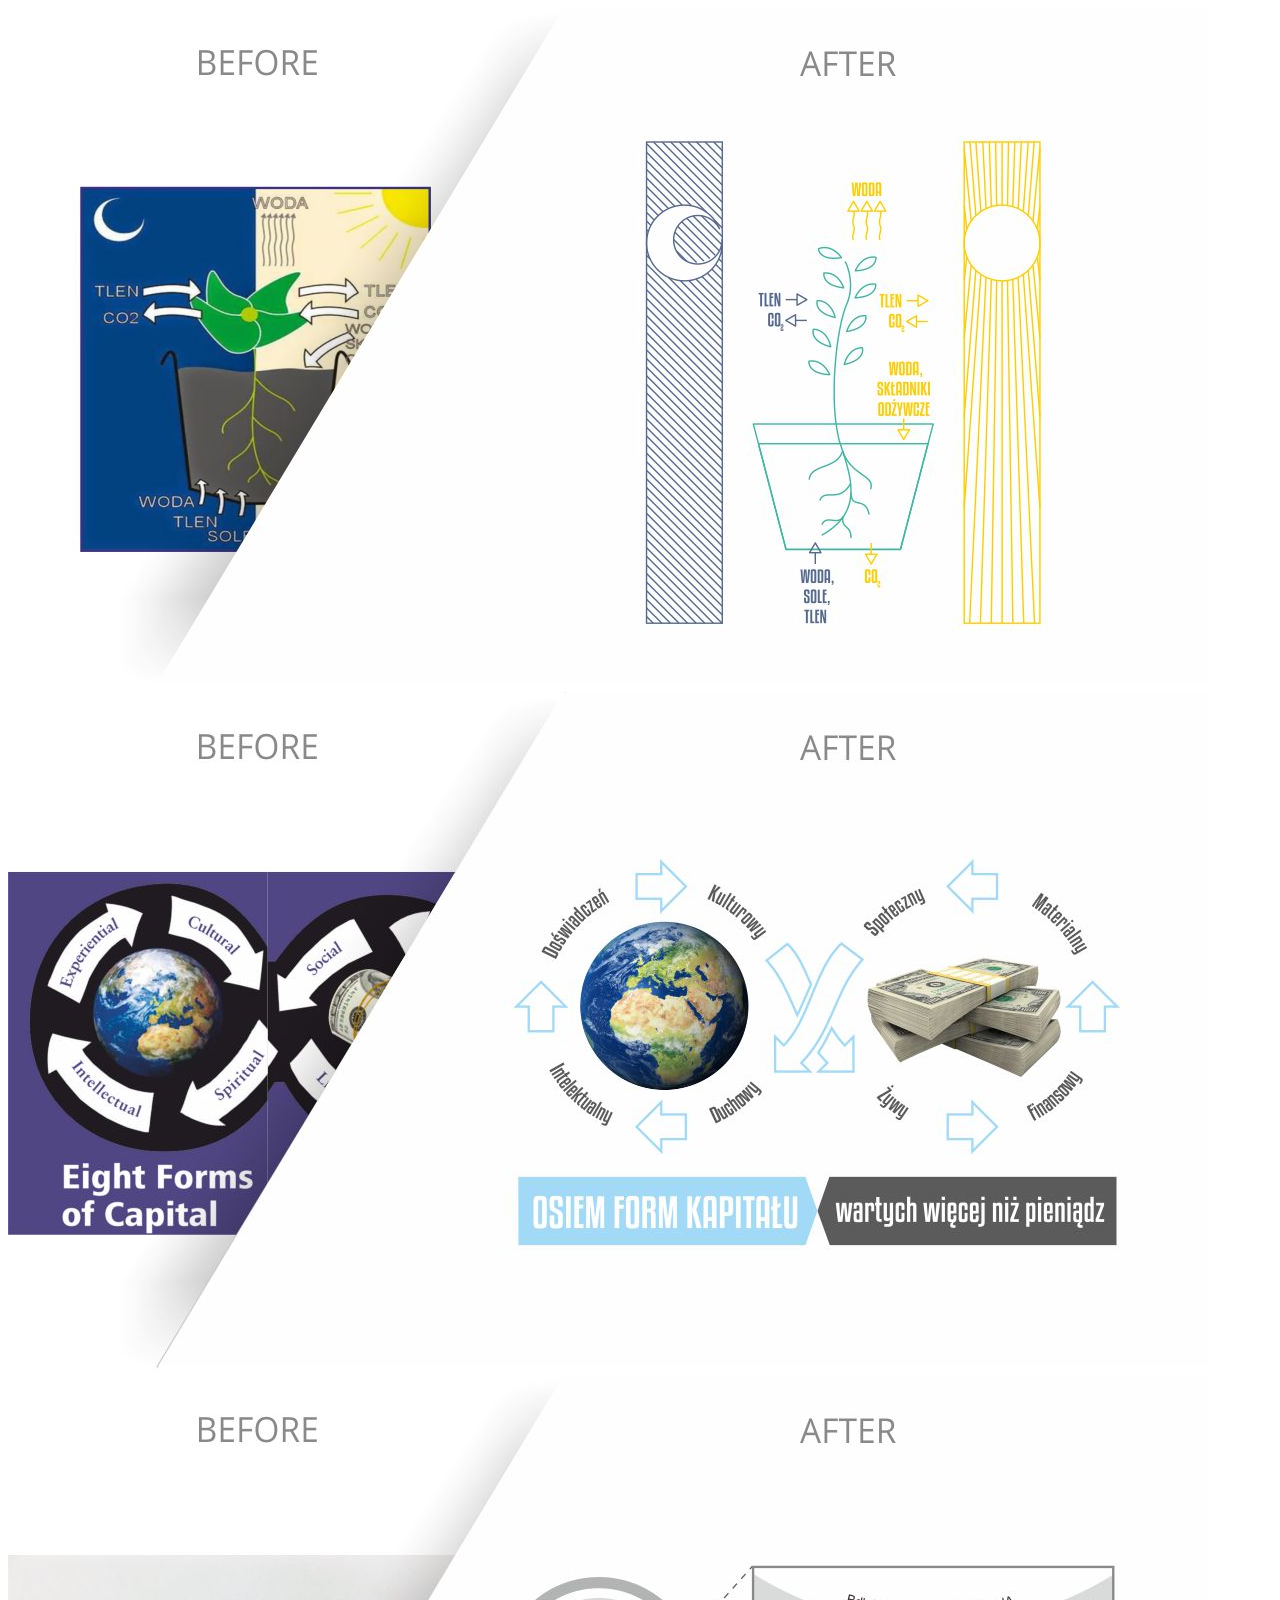
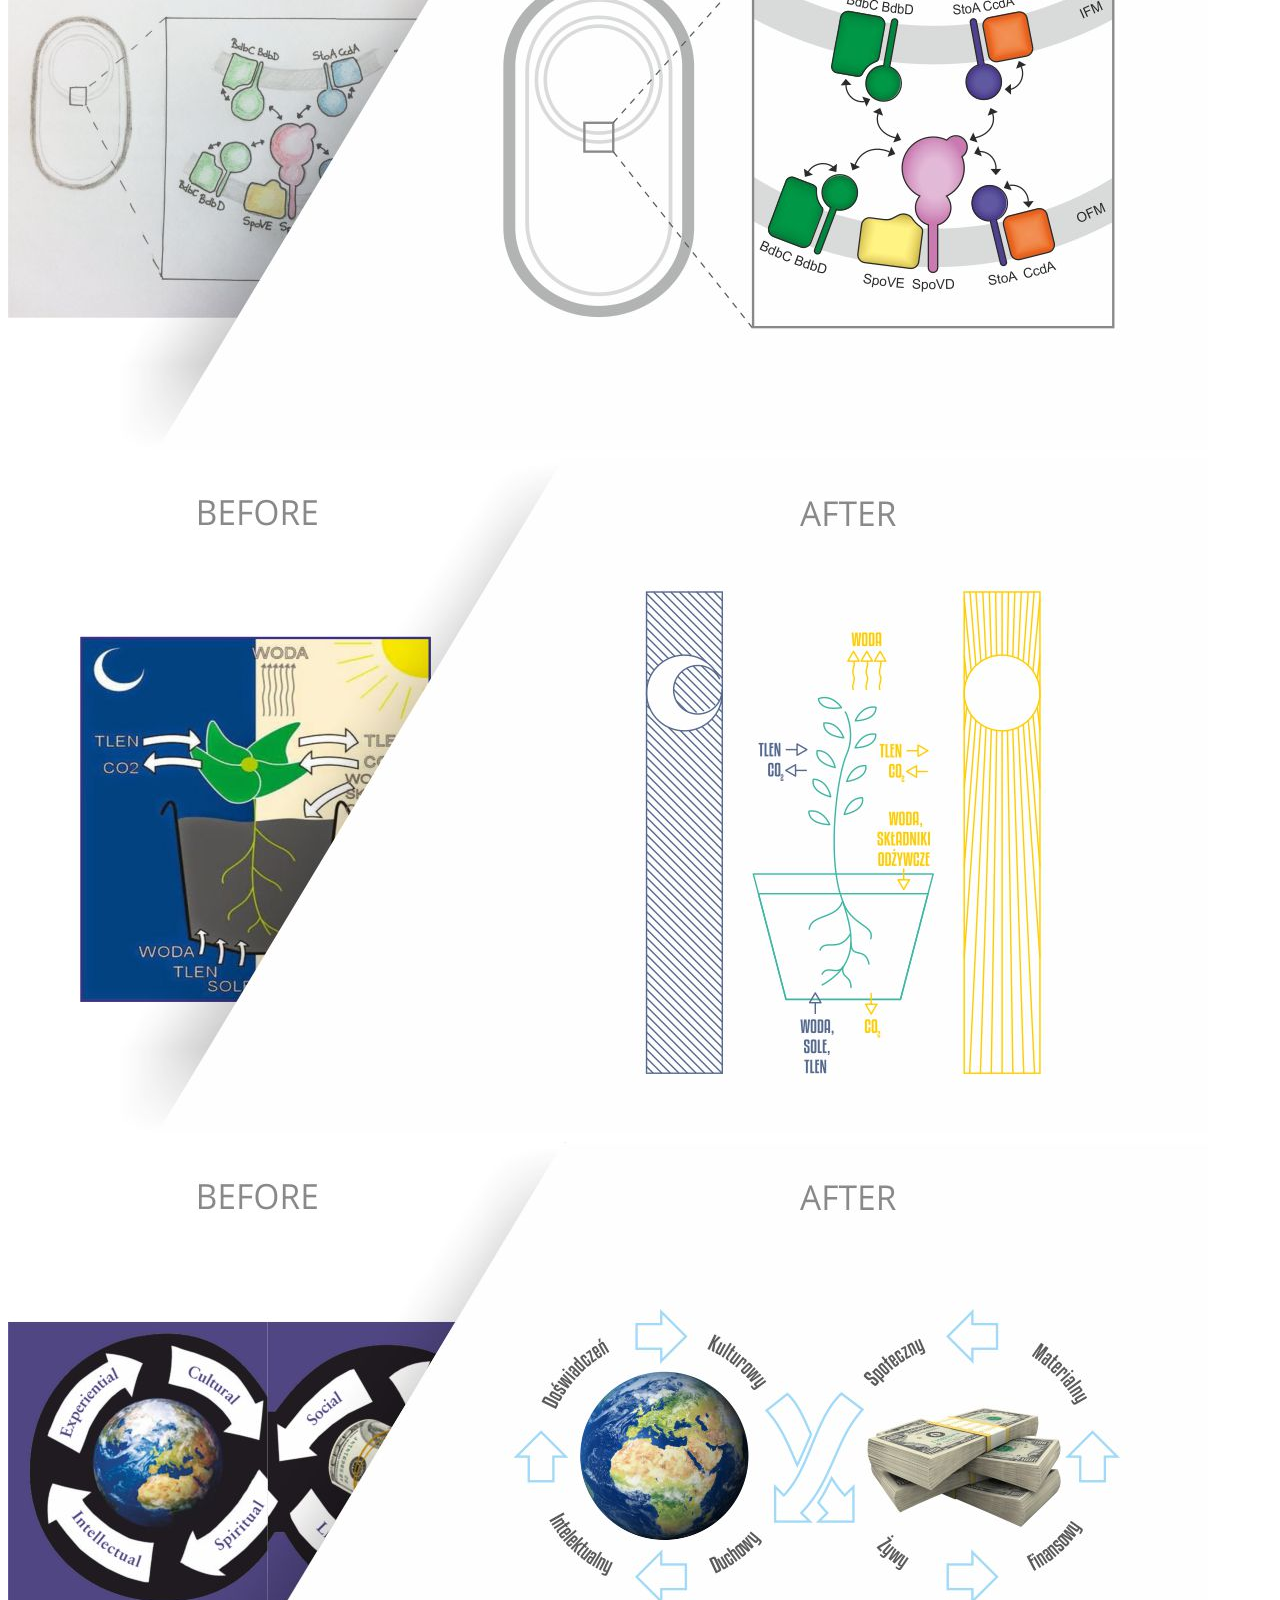
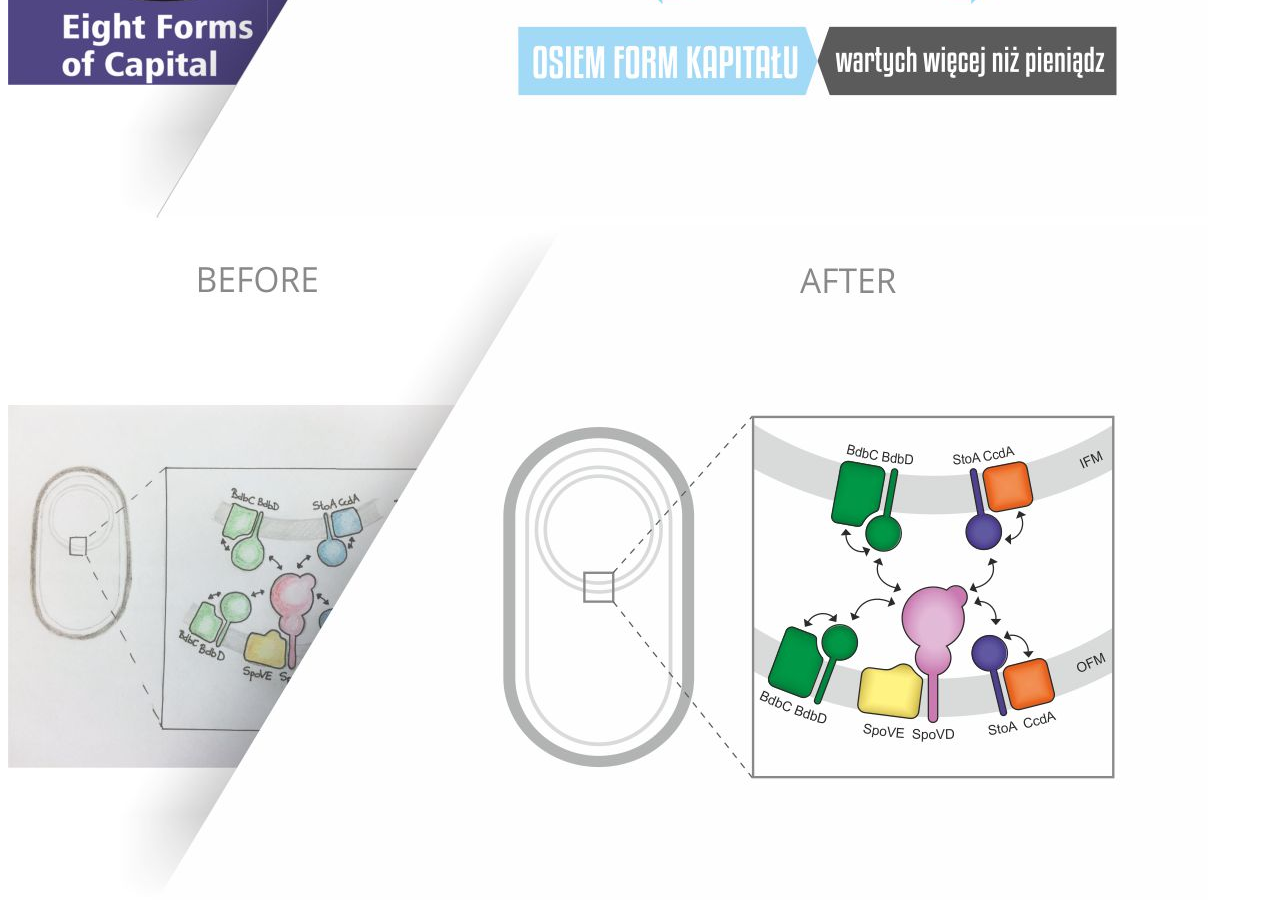
<file: infographics.html>
<!DOCTYPE html>
<html lang="en">
  <head>

    <!-- head -->
    <meta charset="utf-8">
    <meta name="msapplication-tap-highlight" content="no" />
    <meta name="viewport" content="width=device-width, initial-scale=1.0" />
    <meta name="description" content="Touch enabled jQuery plugin that lets you create beautiful responsive carousel slider.">
    <meta name="author" content="David Deutsch">

  </head>
  <body>

        <div id="loader"></div>
        <div class="owl-carousel owl-theme wow fadeIn shadow">
            <div class="item">
              <a href="#" data-toggle="modal" data-target="#myModal"><img src="images/infographics/info01.jpg"/></a>
            </div>
            <div class="item">
              <a href="#" data-toggle="modal" data-target="#myModal"><img src="images/infographics/info02.jpg"/></a>
            </div>
            <div class="item">
              <a href="#" data-toggle="modal" data-target="#myModal"><img src="images/infographics/info03.jpg"/></a>
            </div>

        </div>

        <div id="myModal" class="modal modal-fullscreen fade" role="dialog">
            <div class="modal-content">
                <div class="modal-body">
                    <!-- <button data-dismiss="modal"/> -->
                    <div class="owl-carousel owl-theme">
                      <div class="item">
                        <a href="#" data-dismiss="modal"><img src="images/infographics/info01.jpg"/></a>
                      </div>
                      <div class="item">
                        <a href="#" data-dismiss="modal"><img src="images/infographics/info02.jpg"/></a>
                      </div>
                      <div class="item">
                        <a href="#" data-dismiss="modal"><img src="images/infographics/info03.jpg"/></a>
                      </div>

                    </div>
                </div>
            </div>
        </div>


    <script>
    var owl = $('.owl-carousel');
    owl.owlCarousel({
      margin: 10,
      loop: true,
      dots: true,
      nav: true,
      responsive: {
        0: {
          items: 1
        },
        600: {
          items: 1
        },
        1000: {
          items: 1
        }
      }
    })
    </script>


  </body>
</html>
</file>
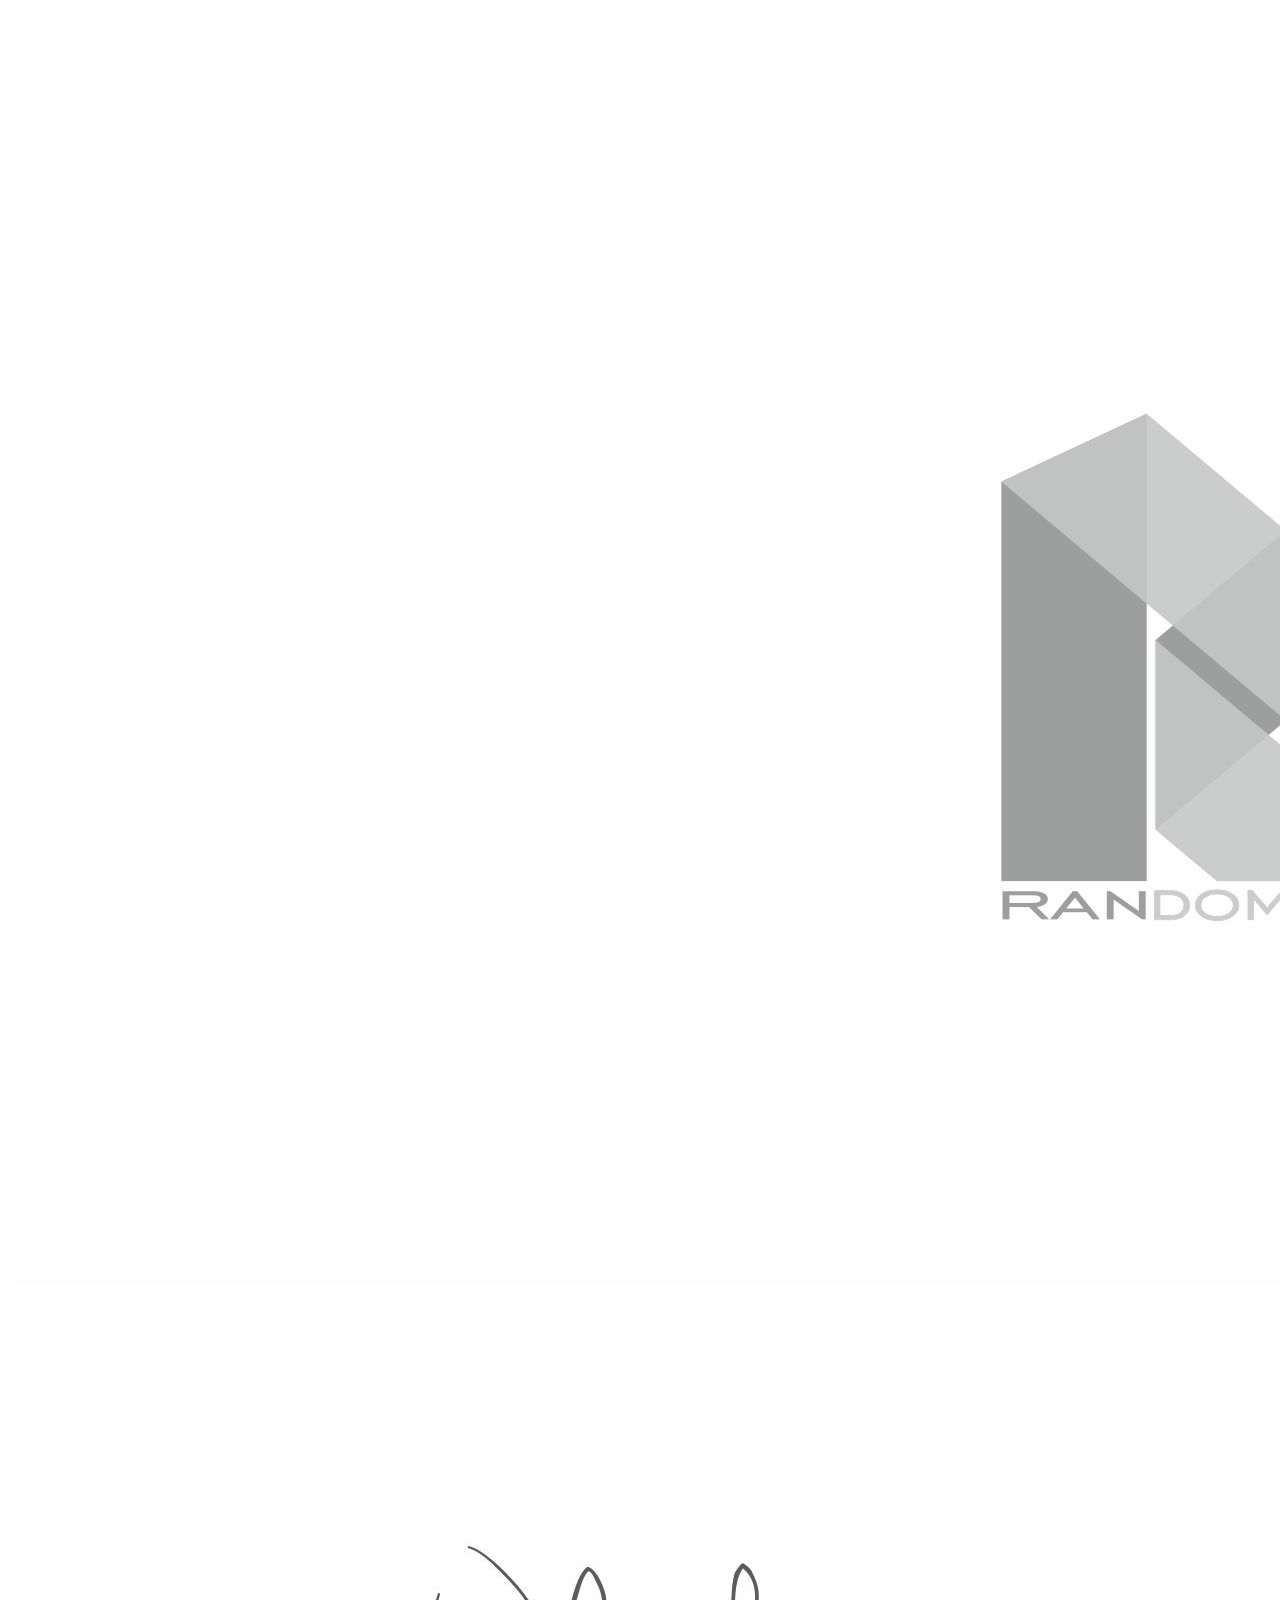
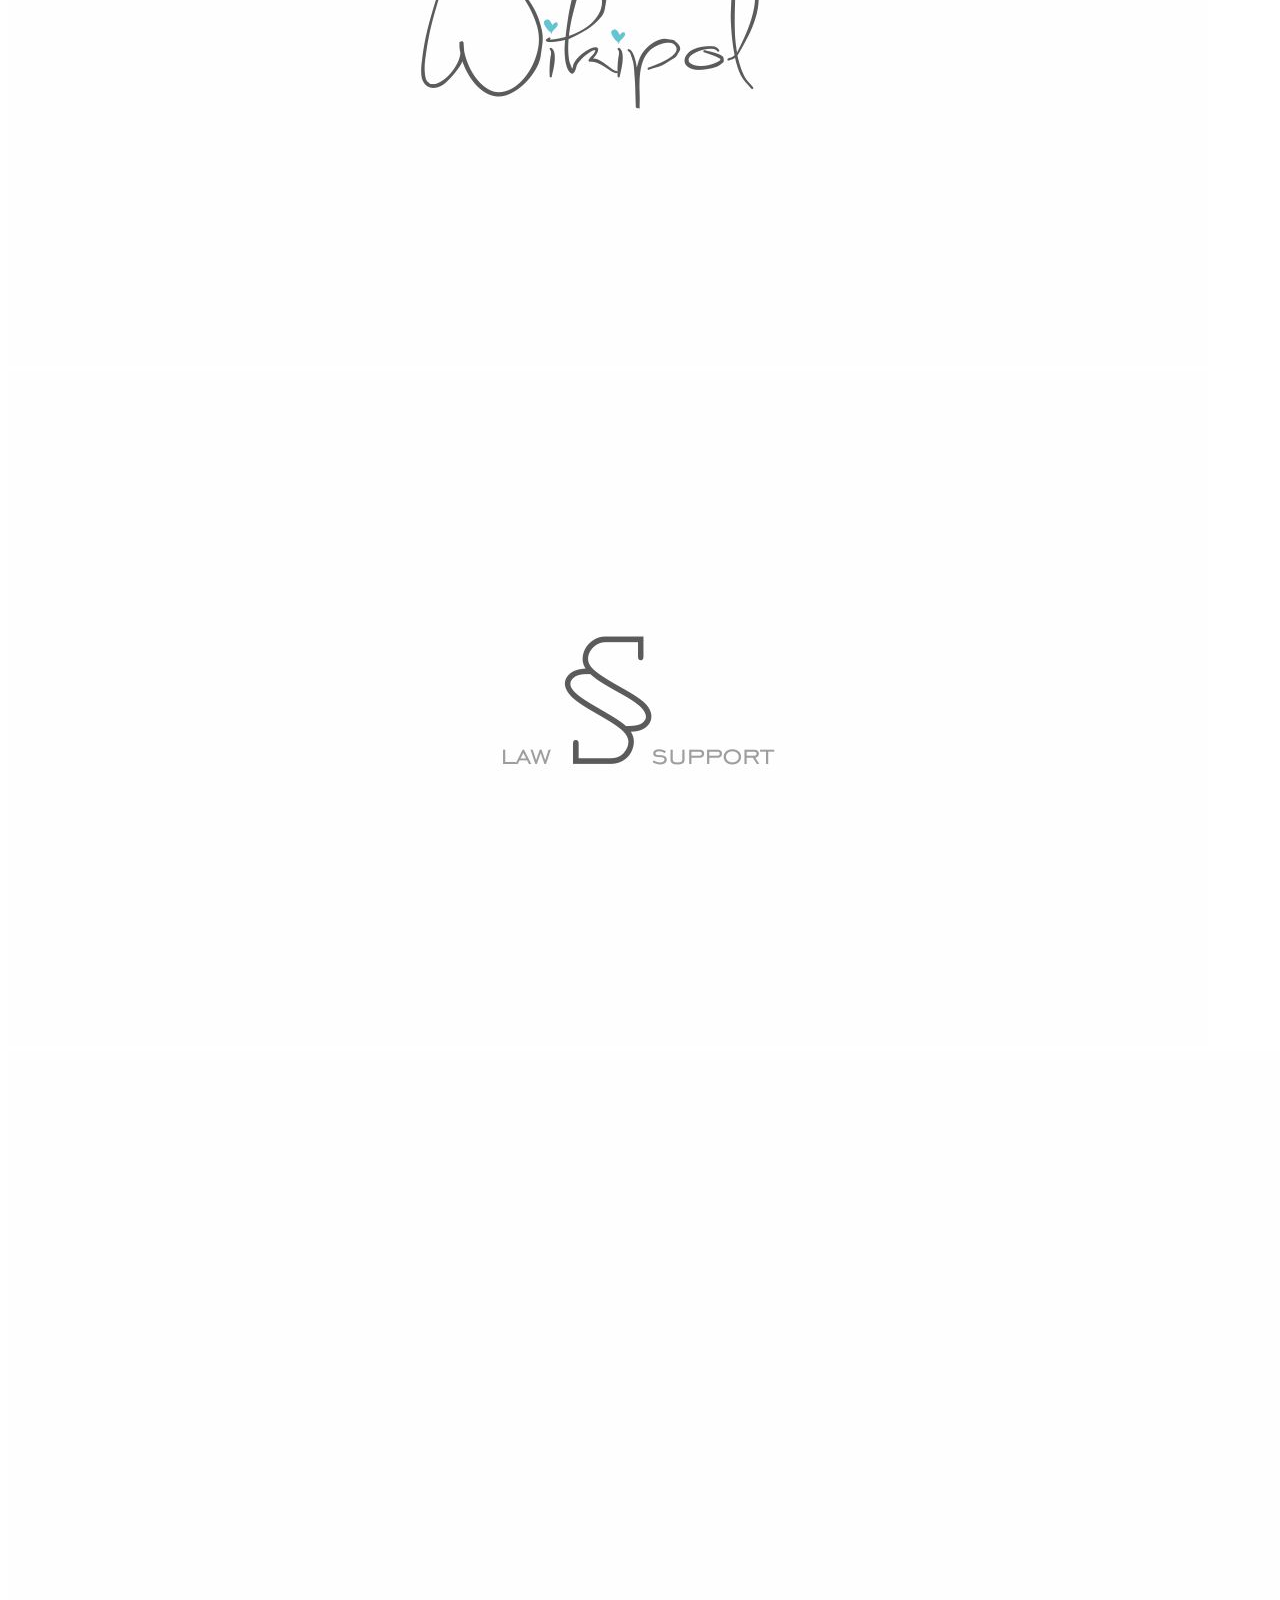
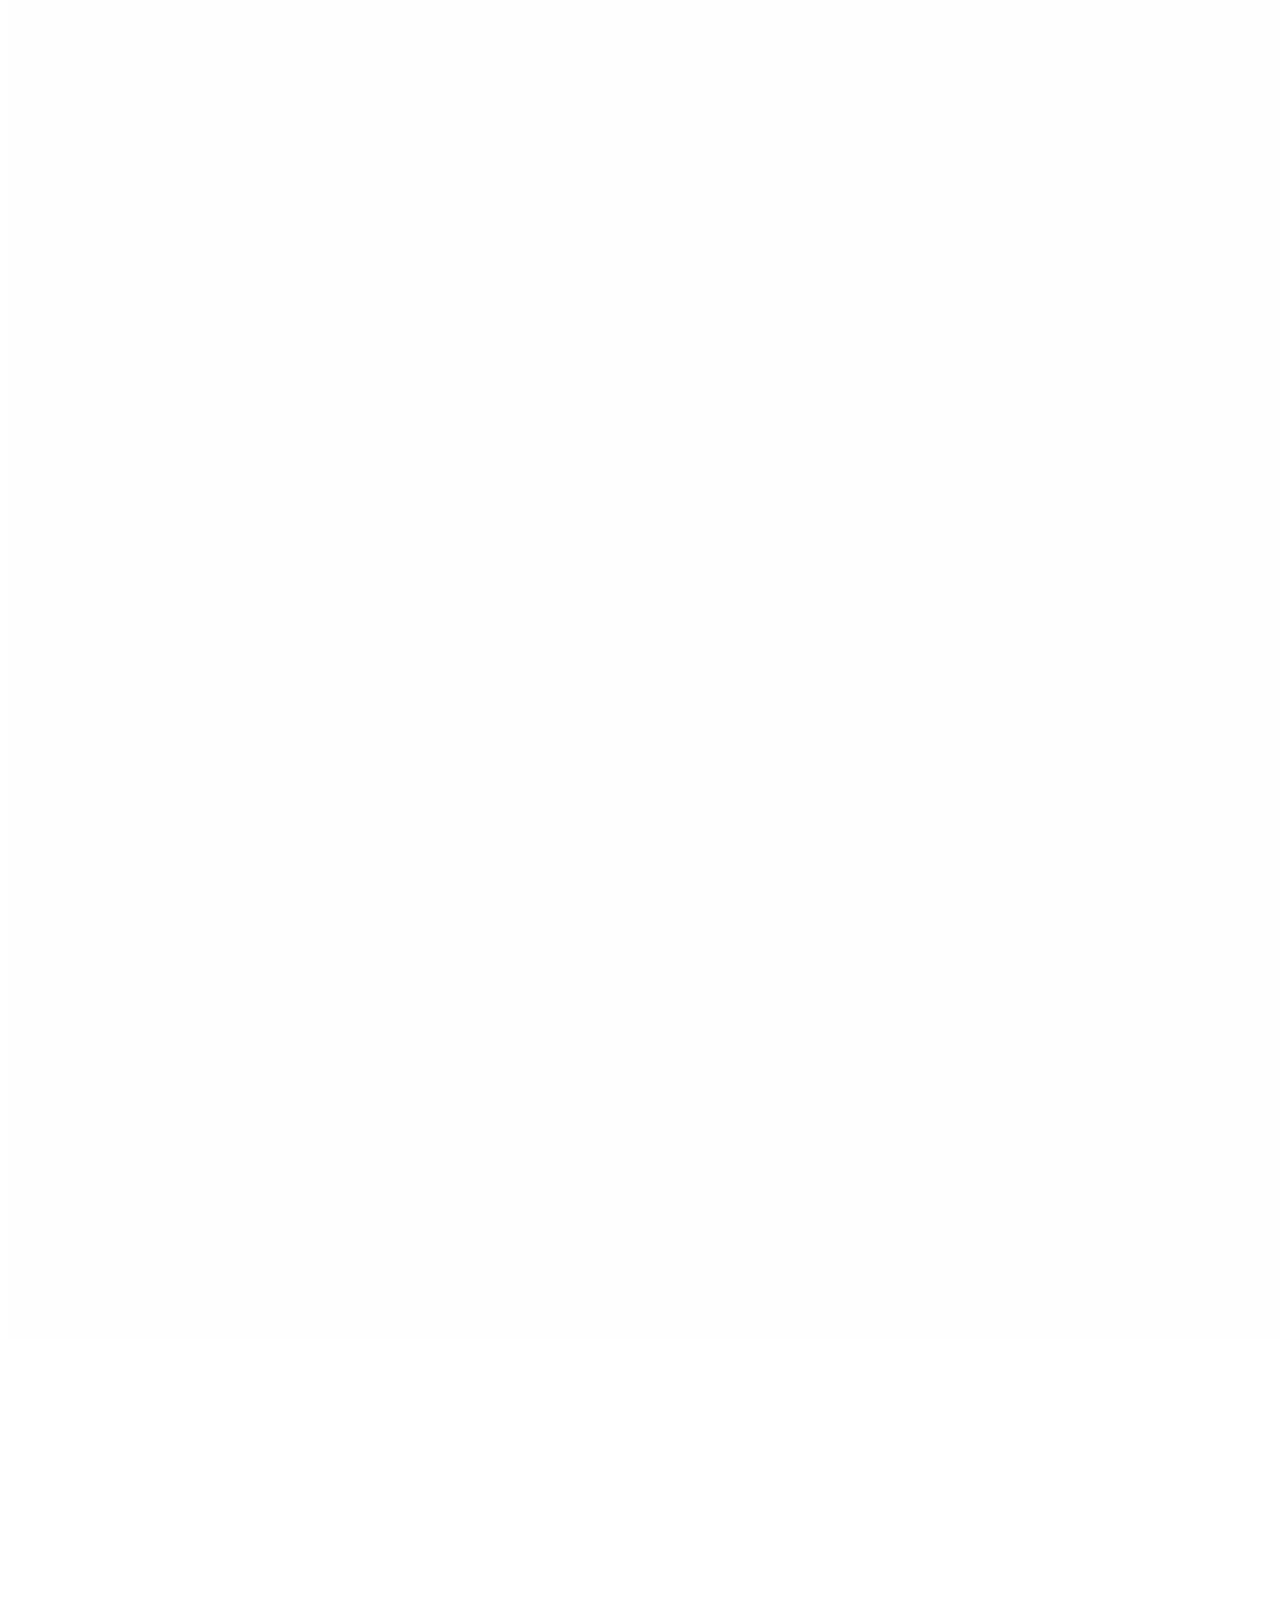
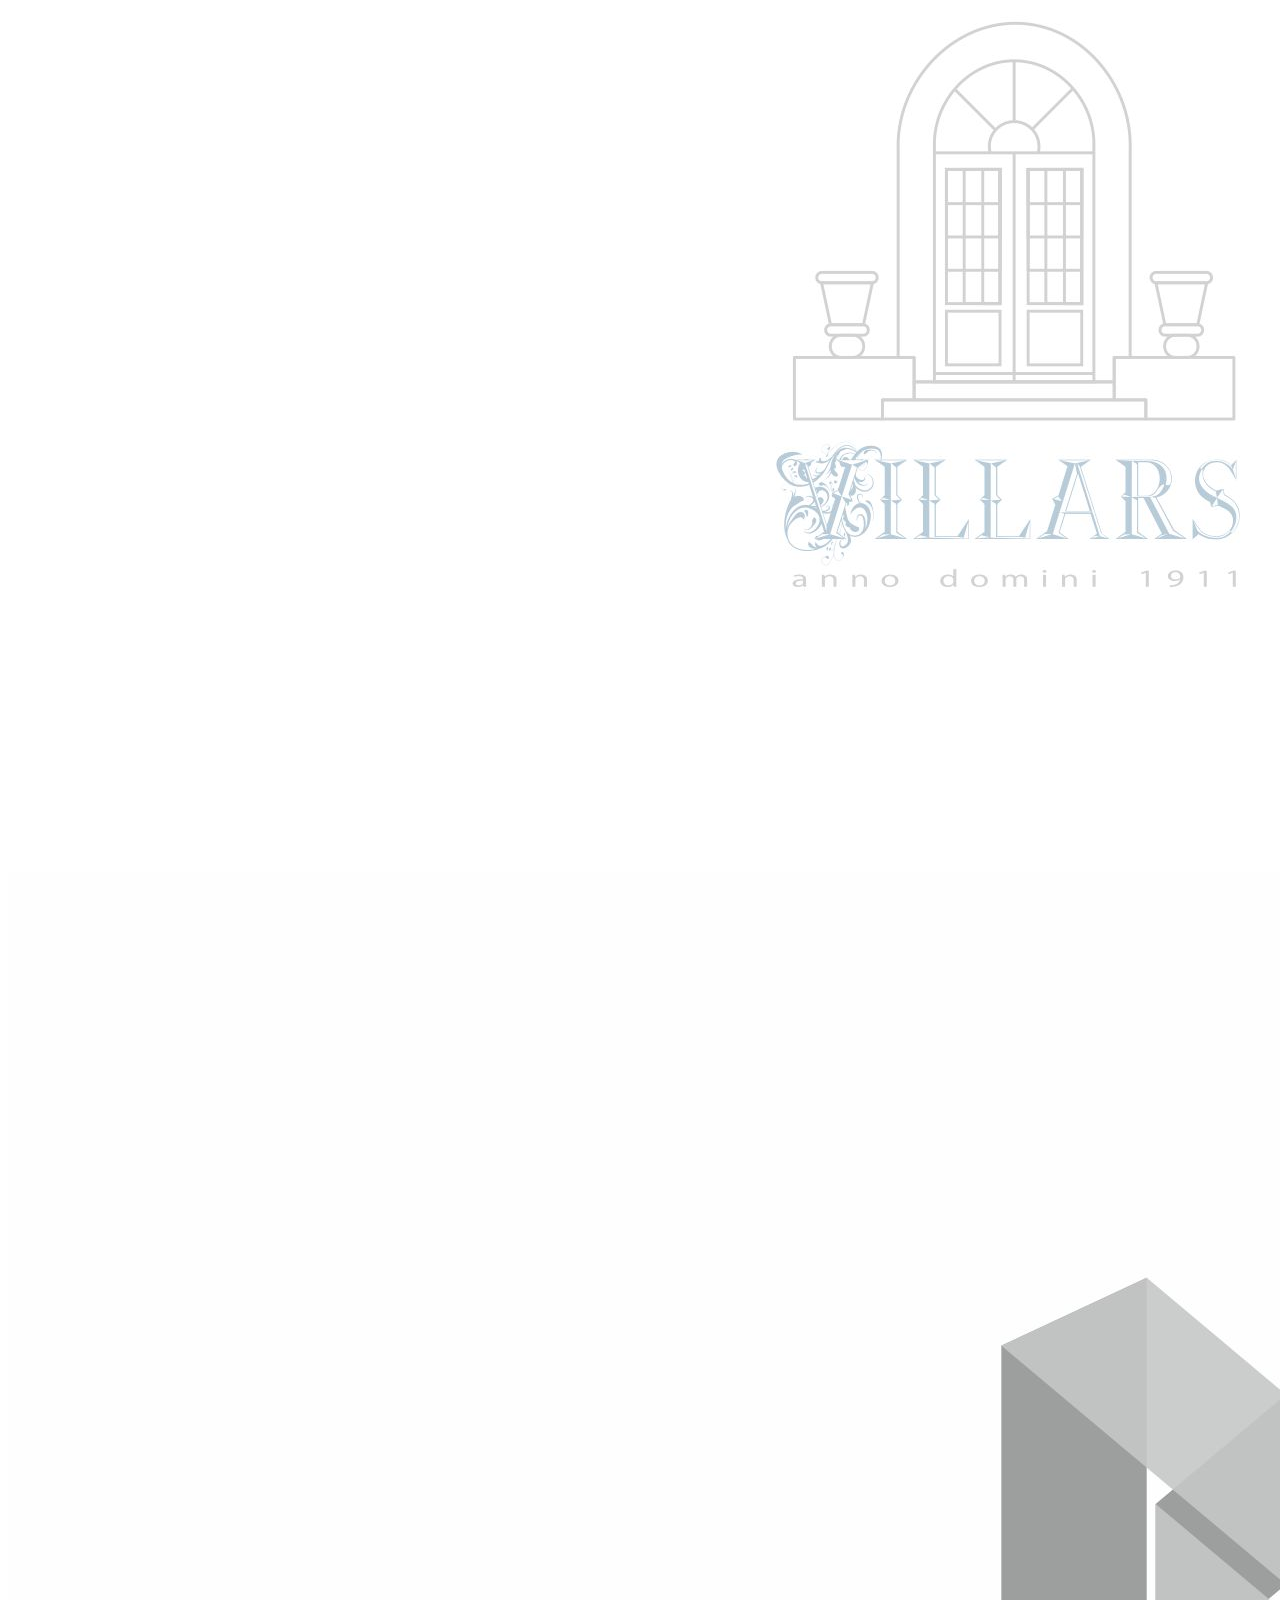
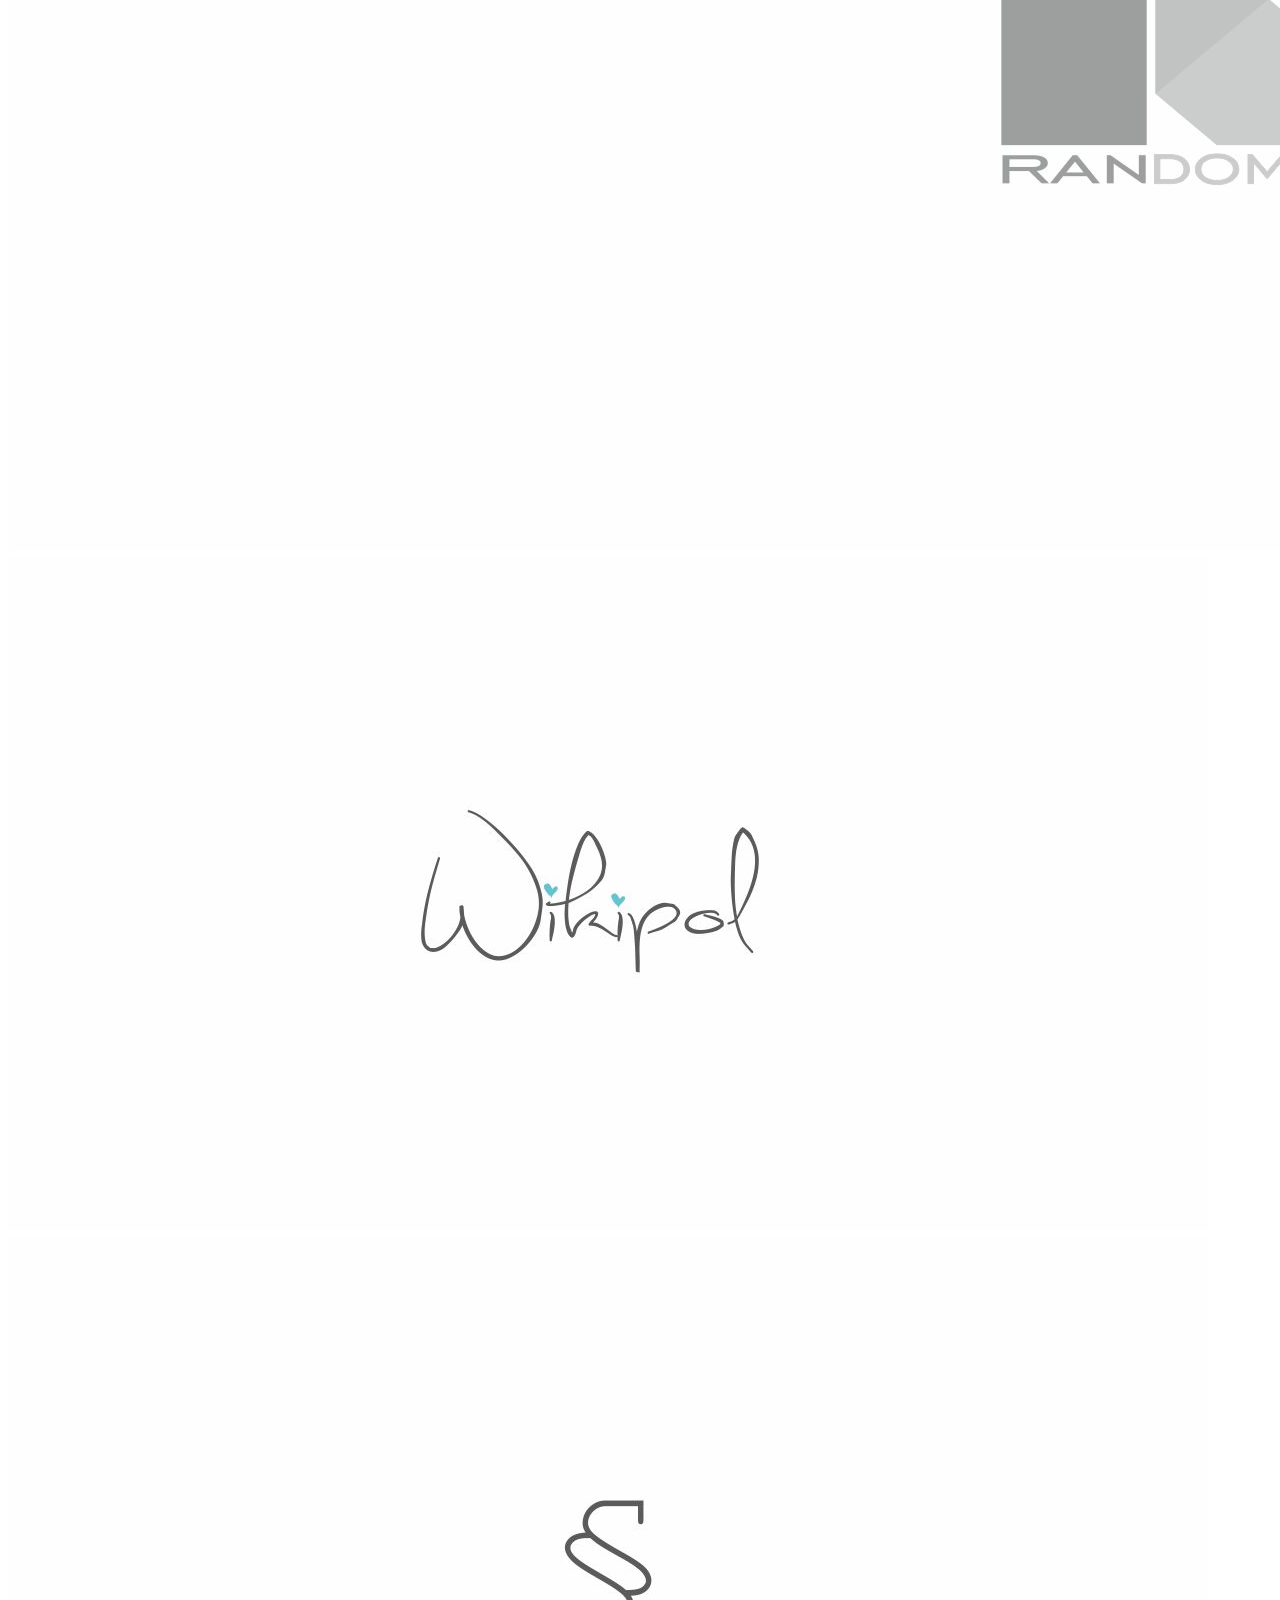
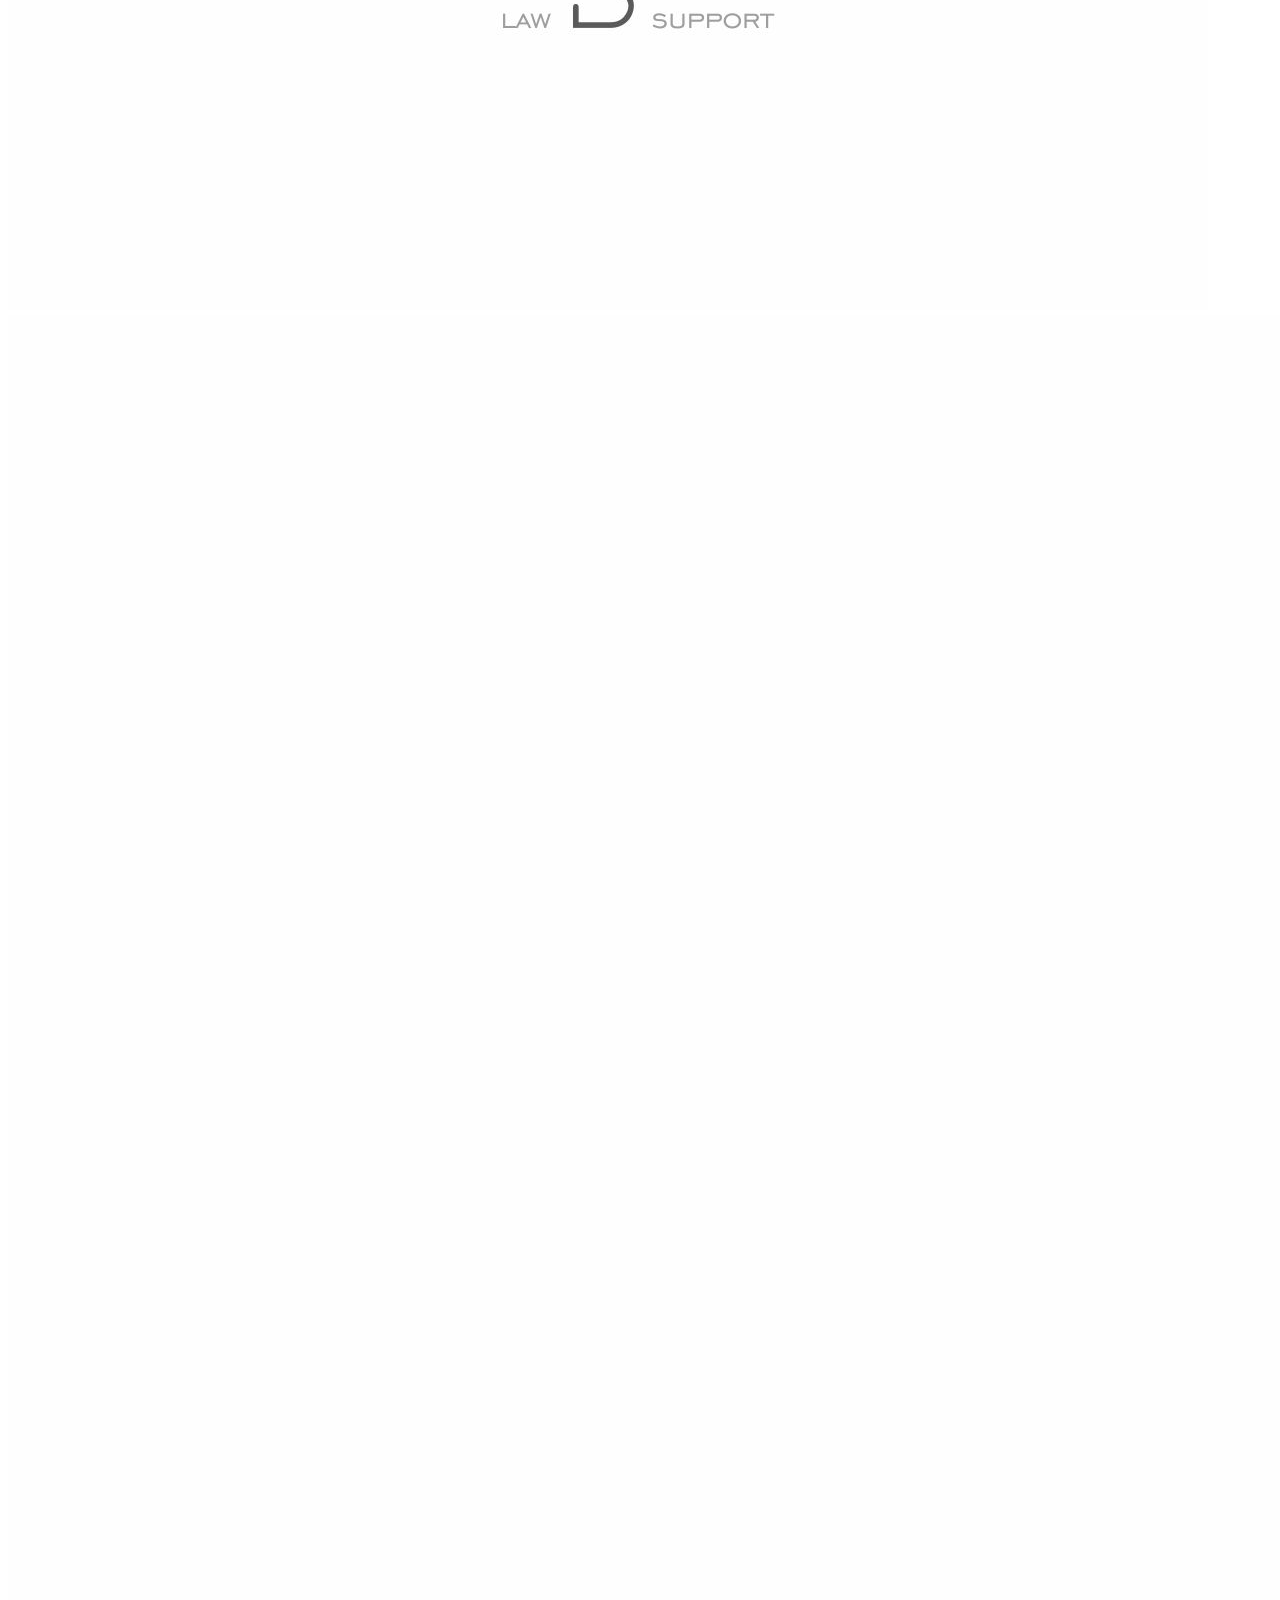
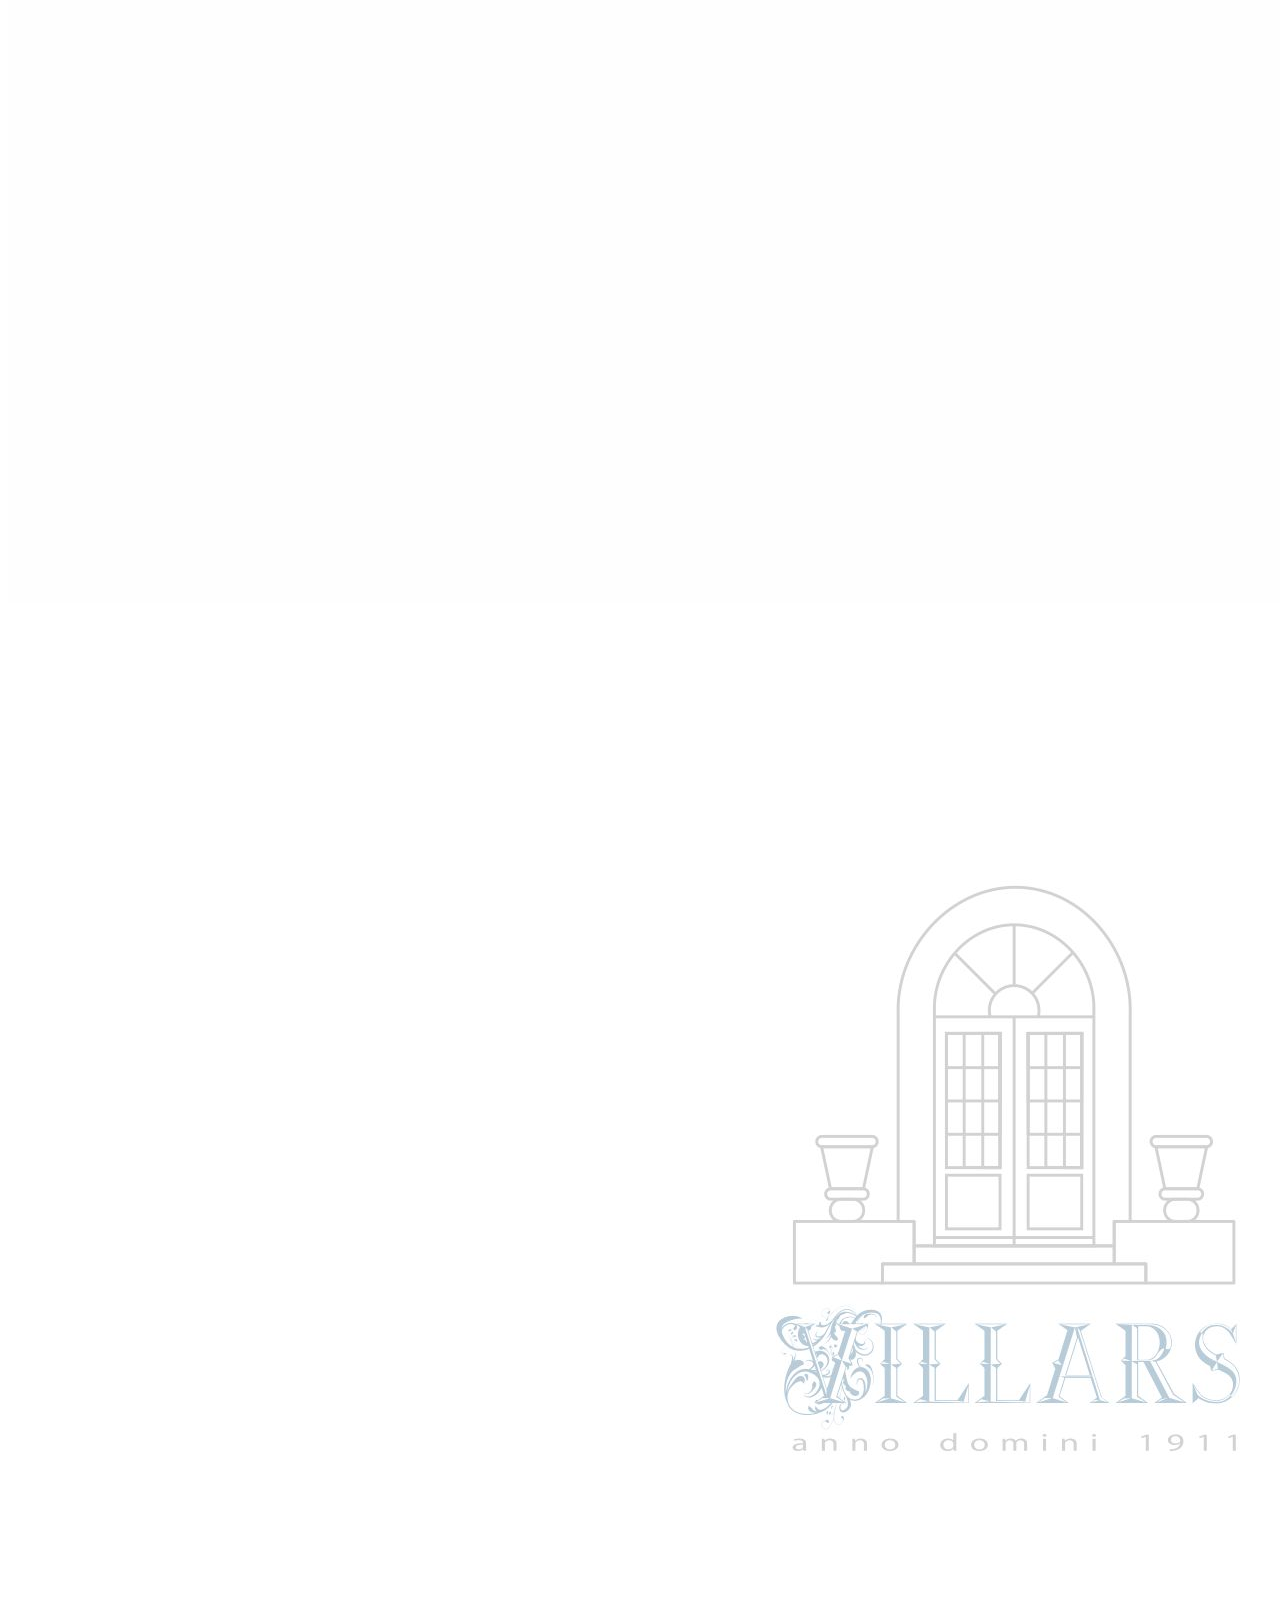
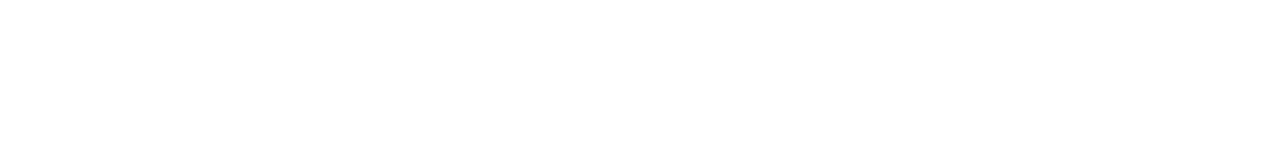
<file: logodesign.html>
<!DOCTYPE html>
<html lang="en">
  <head>

    <!-- head -->
    <meta charset="utf-8">
    <meta name="msapplication-tap-highlight" content="no" />
    <meta name="viewport" content="width=device-width, initial-scale=1.0" />
    <meta name="description" content="Touch enabled jQuery plugin that lets you create beautiful responsive carousel slider.">
    <meta name="author" content="David Deutsch">

  </head>
  <body>

        <div id="loader"></div>
        <div class="owl-carousel owl-theme wow fadeIn shadow">
            <div class="item">
              <a href="#" data-toggle="modal" data-target="#myModal"><img src="images/logodesign/ld02.jpg"/></a>
            </div>
            <div class="item">
              <a href="#" data-toggle="modal" data-target="#myModal"><img src="images/logodesign/ld01.jpg"/></a>
            </div>
            <div class="item">
              <a href="#" data-toggle="modal" data-target="#myModal"><img src="images/logodesign/ld03.jpg"/></a>
            </div>
            <div class="item">
              <a href="#" data-toggle="modal" data-target="#myModal"><img src="images/logodesign/ld04.jpg"/></a>
            </div>
            <div class="item">
              <a href="#" data-toggle="modal" data-target="#myModal"><img src="images/logodesign/ld05.jpg"/></a>
            </div>

        </div>

        <div id="myModal" class="modal fade" role="dialog">
            <div class="modal-content">
                <div class="modal-body">
                    <!-- <button data-dismiss="modal"/> -->
                    <div class="owl-carousel owl-theme">
                      <div class="item">
                        <a href="#" data-dismiss="modal"><img src="images/logodesign/ld02.jpg"/></a>
                      </div>
                      <div class="item">
                        <a href="#" data-dismiss="modal"><img src="images/logodesign/ld01.jpg"/></a>
                      </div>
                      <div class="item">
                        <a href="#" data-dismiss="modal"><img src="images/logodesign/ld03.jpg"/></a>
                      </div>
                      <div class="item">
                        <a href="#" data-dismiss="modal"><img src="images/logodesign/ld04.jpg"/></a>
                      </div>
                      <div class="item">
                        <a href="#" data-dismiss="modal"><img src="images/logodesign/ld05.jpg"/></a>
                      </div>

                    </div>
                </div>
            </div>
        </div>


    <script>
    var owl = $('.owl-carousel');
    owl.owlCarousel({
      margin: 10,
      loop: true,
      dots: true,
      nav: true,
      responsive: {
        0: {
          items: 1
        },
        600: {
          items: 1
        },
        1000: {
          items: 1
        }
      }
    })
    </script>


  </body>
</html>
</file>
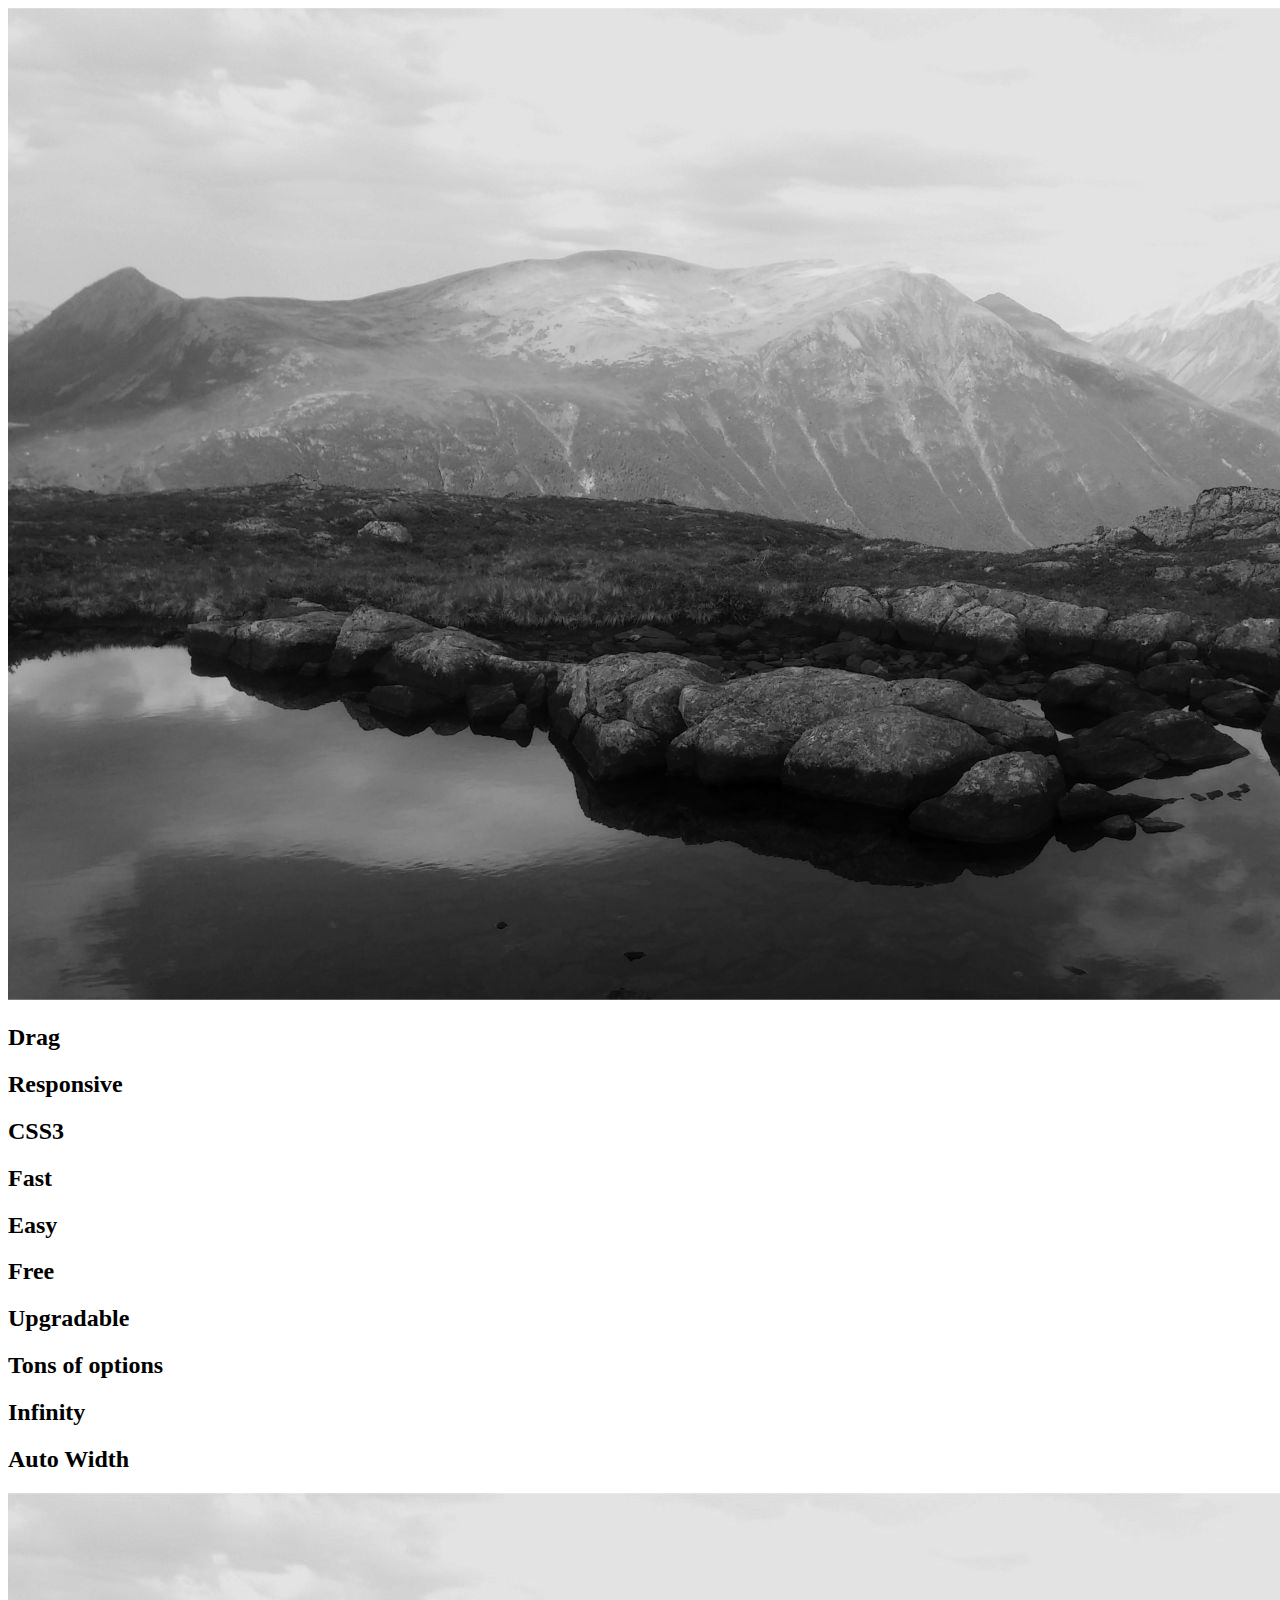
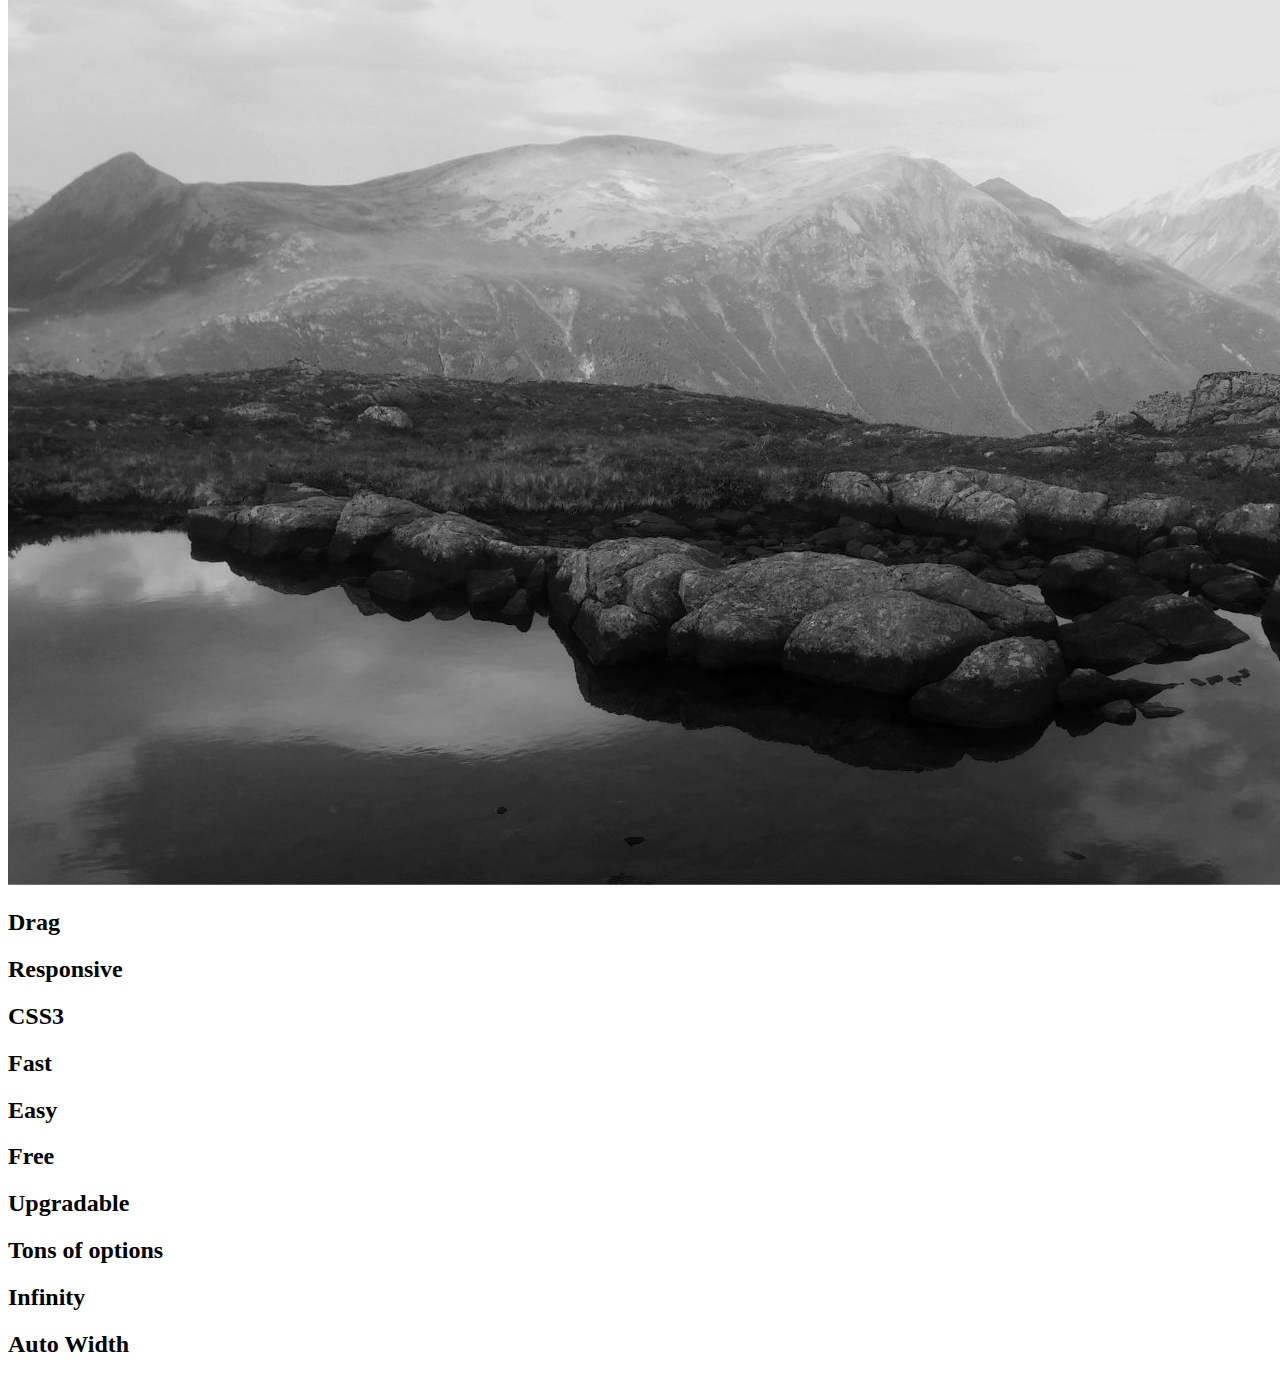
<file: photo.html>
<!DOCTYPE html>
<html lang="en">
  <head>

    <!-- head -->
    <meta charset="utf-8">
    <meta name="msapplication-tap-highlight" content="no" />
    <meta name="viewport" content="width=device-width, initial-scale=1.0" />
    <meta name="description" content="Touch enabled jQuery plugin that lets you create beautiful responsive carousel slider.">
    <meta name="author" content="David Deutsch">

  </head>
  <body>



          <div class="owl-carousel owl-theme wow fadeIn">
            <div class="item">
              <a href="#" data-toggle="modal" data-target="#modal_1"><img src="images/contact.jpg"/></a>
            </div>
            <div class="item">
              <h2>Drag</h2>
            </div>
            <div class="item">
              <h2>Responsive</h2>
            </div>
            <div class="item">
              <h2>CSS3</h2>
            </div>
            <div class="item">
              <h2>Fast</h2>
            </div>
            <div class="item">
              <h2>Easy</h2>
            </div>
            <div class="item">
              <h2>Free</h2>
            </div>
            <div class="item">
              <h2>Upgradable</h2>
            </div>
            <div class="item">
              <h2>Tons of options</h2>
            </div>
            <div class="item">
              <h2>Infinity</h2>
            </div>
            <div class="item">
              <h2>Auto Width</h2>
            </div>
        </div>

        <div id="modal_1" class="modal modal-fullscreen fade" role="dialog">

                <div class="modal-body">

                    <div class="owl-carousel owl-theme">
                      <div class="item">
                        <a href="#" data-dismiss="modal"><img src="images/contact.jpg"/></a>
                      </div>
                      <div class="item">
                        <h2>Drag</h2>
                      </div>
                      <div class="item">
                        <h2>Responsive</h2>
                      </div>
                      <div class="item">
                        <h2>CSS3</h2>
                      </div>
                      <div class="item">
                        <h2>Fast</h2>
                      </div>
                      <div class="item">
                        <h2>Easy</h2>
                      </div>
                      <div class="item">
                        <h2>Free</h2>
                      </div>
                      <div class="item">
                        <h2>Upgradable</h2>
                      </div>
                      <div class="item">
                        <h2>Tons of options</h2>
                      </div>
                      <div class="item">
                        <h2>Infinity</h2>
                      </div>
                      <div class="item">
                        <h2>Auto Width</h2>
                      </div>
                  </div>


            </div>

        </div>
    <script>
    var owl = $('.owl-carousel');
    owl.owlCarousel({
      margin: 10,
      loop: true,
      dots: true,
      nav: true,
      responsive: {
        0: {
          items: 1
        },
        600: {
          items: 1
        },
        1000: {
          items: 1
        }
      }
    })
    </script>


  </body>
</html>
</file>
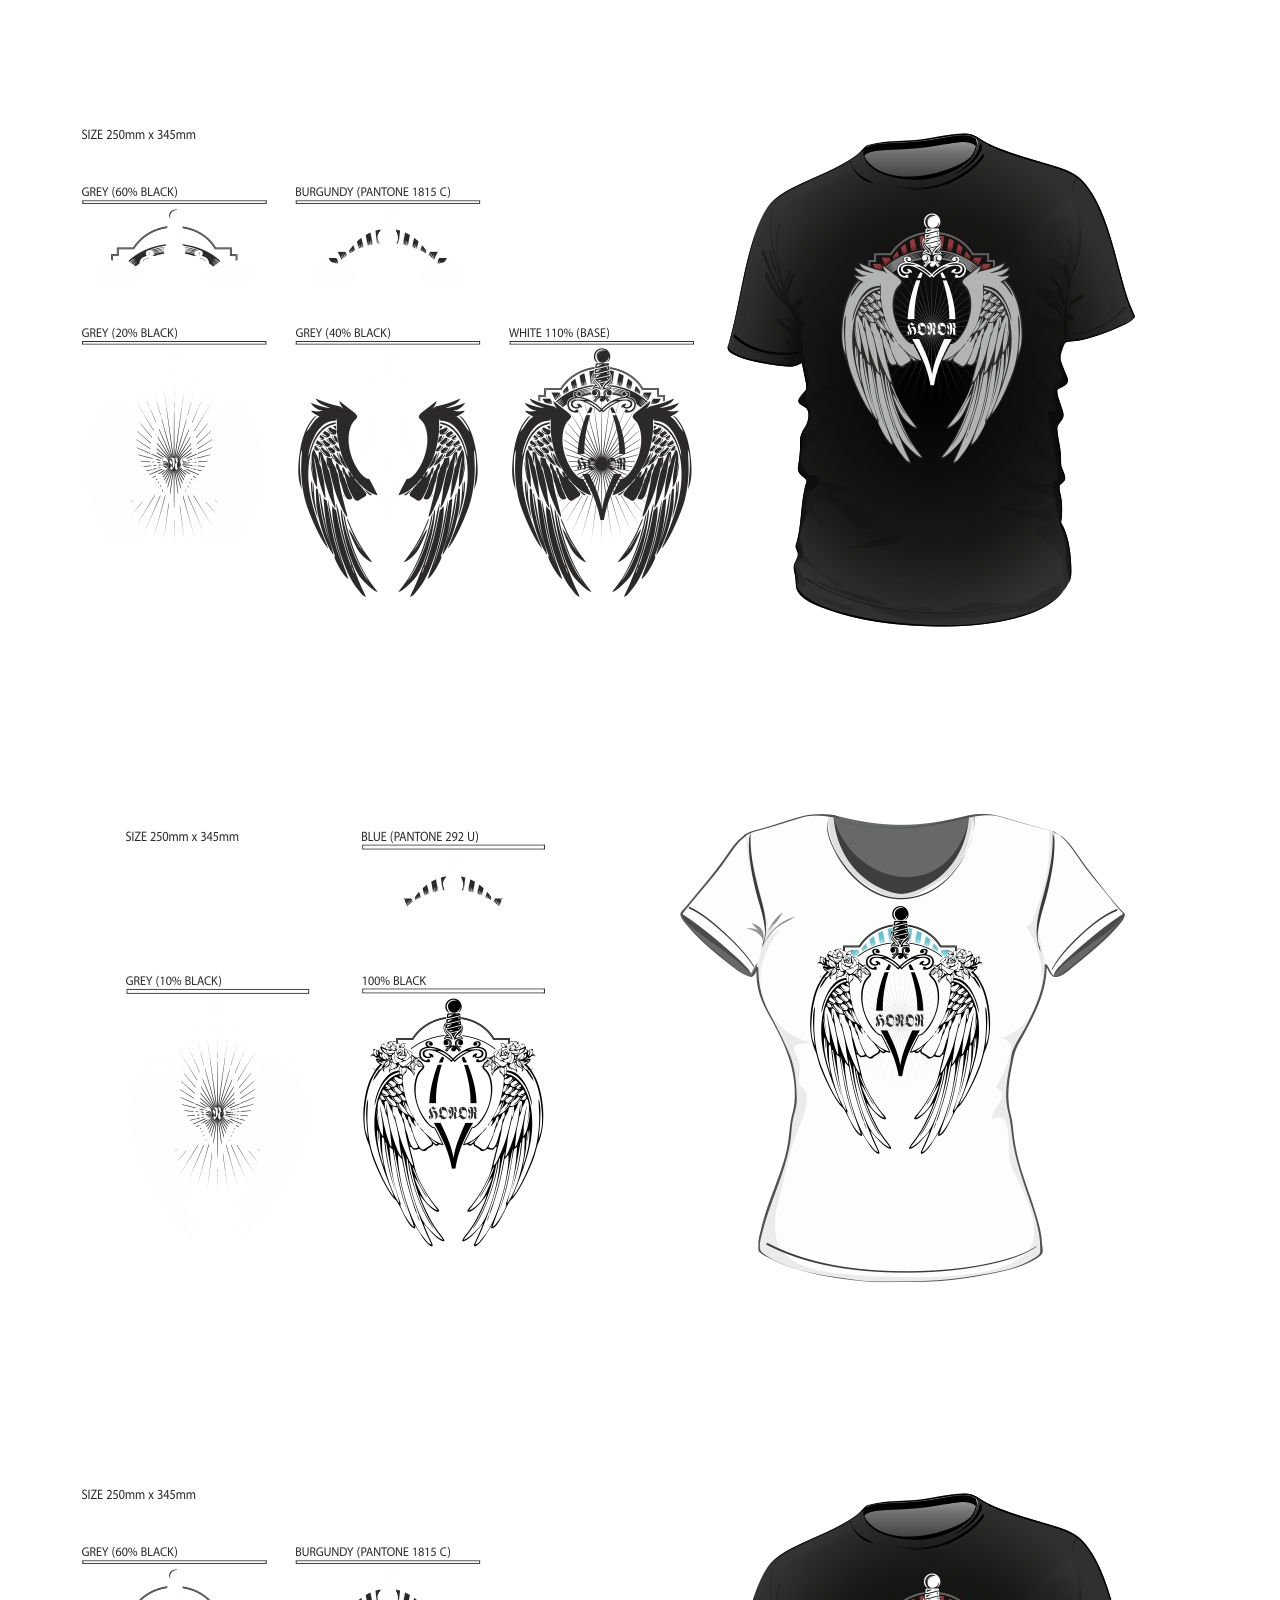
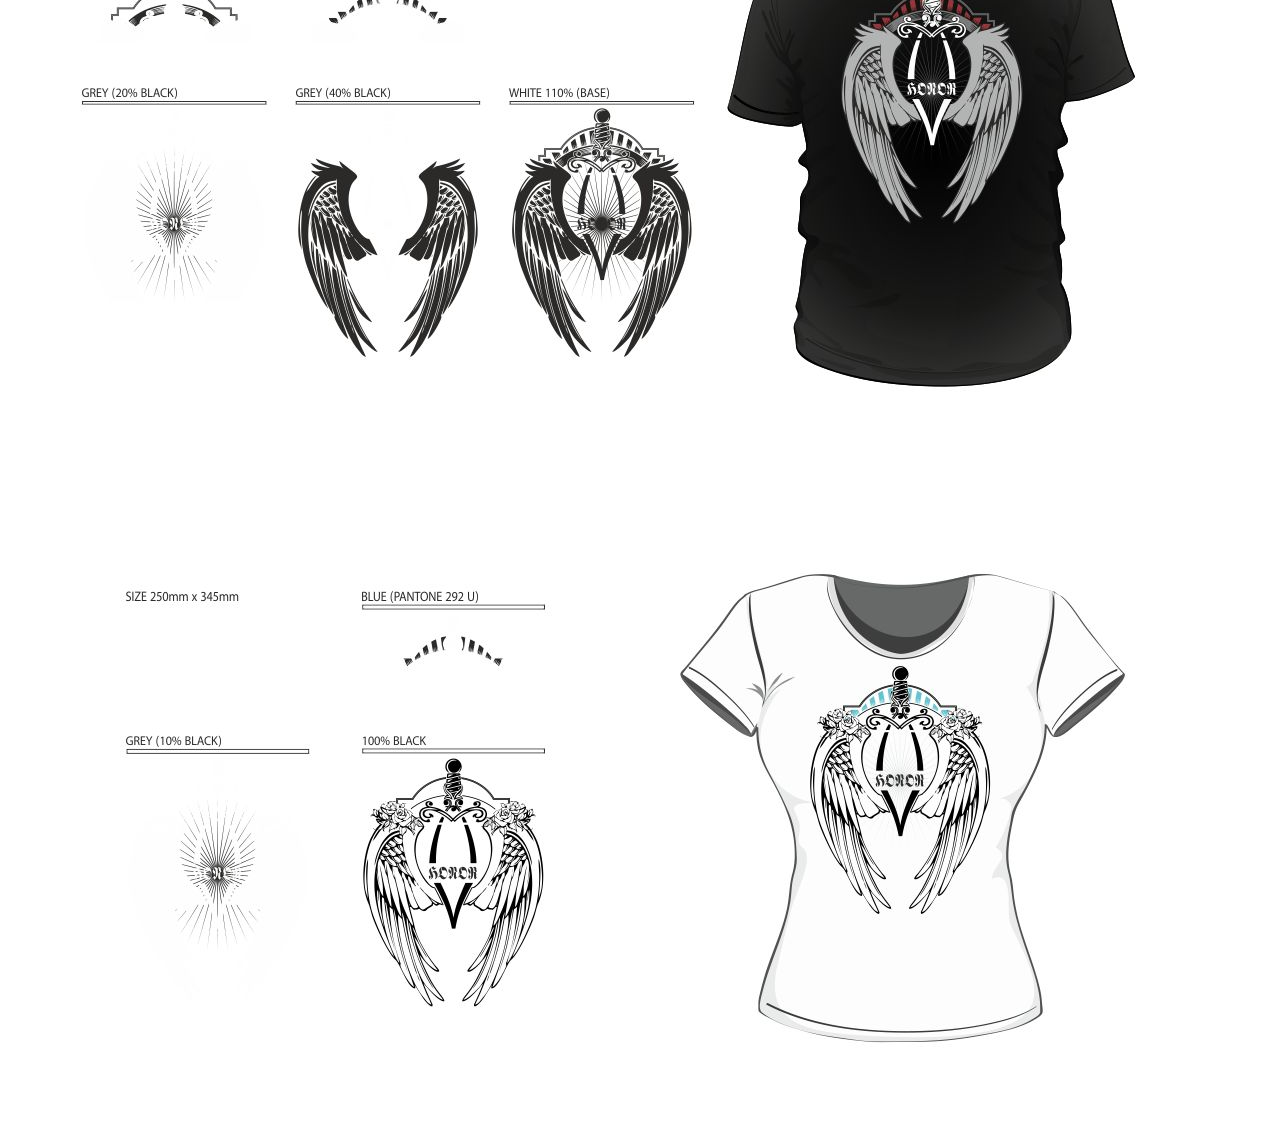
<file: screen.html>
<!DOCTYPE html>
<html lang="en">
  <head>

    <!-- head -->
    <meta charset="utf-8">
    <meta name="msapplication-tap-highlight" content="no" />
    <meta name="viewport" content="width=device-width, initial-scale=1.0" />
    <meta name="description" content="Touch enabled jQuery plugin that lets you create beautiful responsive carousel slider.">
    <meta name="author" content="David Deutsch">

  </head>
  <body>

        <div id="loader"></div>
        <div class="owl-carousel owl-theme wow fadeIn shadow">
            <div class="item">
              <a href="#" data-toggle="modal" data-target="#myModal"><img src="images/screen_printing/sp01.jpg"/></a>
            </div>
            <div class="item">
              <a href="#" data-toggle="modal" data-target="#myModal"><img src="images/screen_printing/sp02.jpg"/></a>
            </div>


        </div>

        <div id="myModal" class="modal modal-fullscreen fade" role="dialog">
            <div class="modal-content">
                <div class="modal-body">
                    <!-- <button data-dismiss="modal"/> -->
                    <div class="owl-carousel owl-theme">
                      <div class="item">
                        <a href="#" data-dismiss="modal"><img src="images/screen_printing/sp01.jpg"/></a>
                      </div>
                      <div class="item">
                        <a href="#" data-dismiss="modal"><img src="images/screen_printing/sp02.jpg"/></a>


                    </div>
                </div>
            </div>
        </div>


    <script>
    var owl = $('.owl-carousel');
    owl.owlCarousel({
      margin: 10,
      loop: true,
      dots: true,
      nav: true,
      responsive: {
        0: {
          items: 1
        },
        600: {
          items: 1
        },
        1000: {
          items: 1
        }
      }
    })
    </script>


  </body>
</html>
</file>
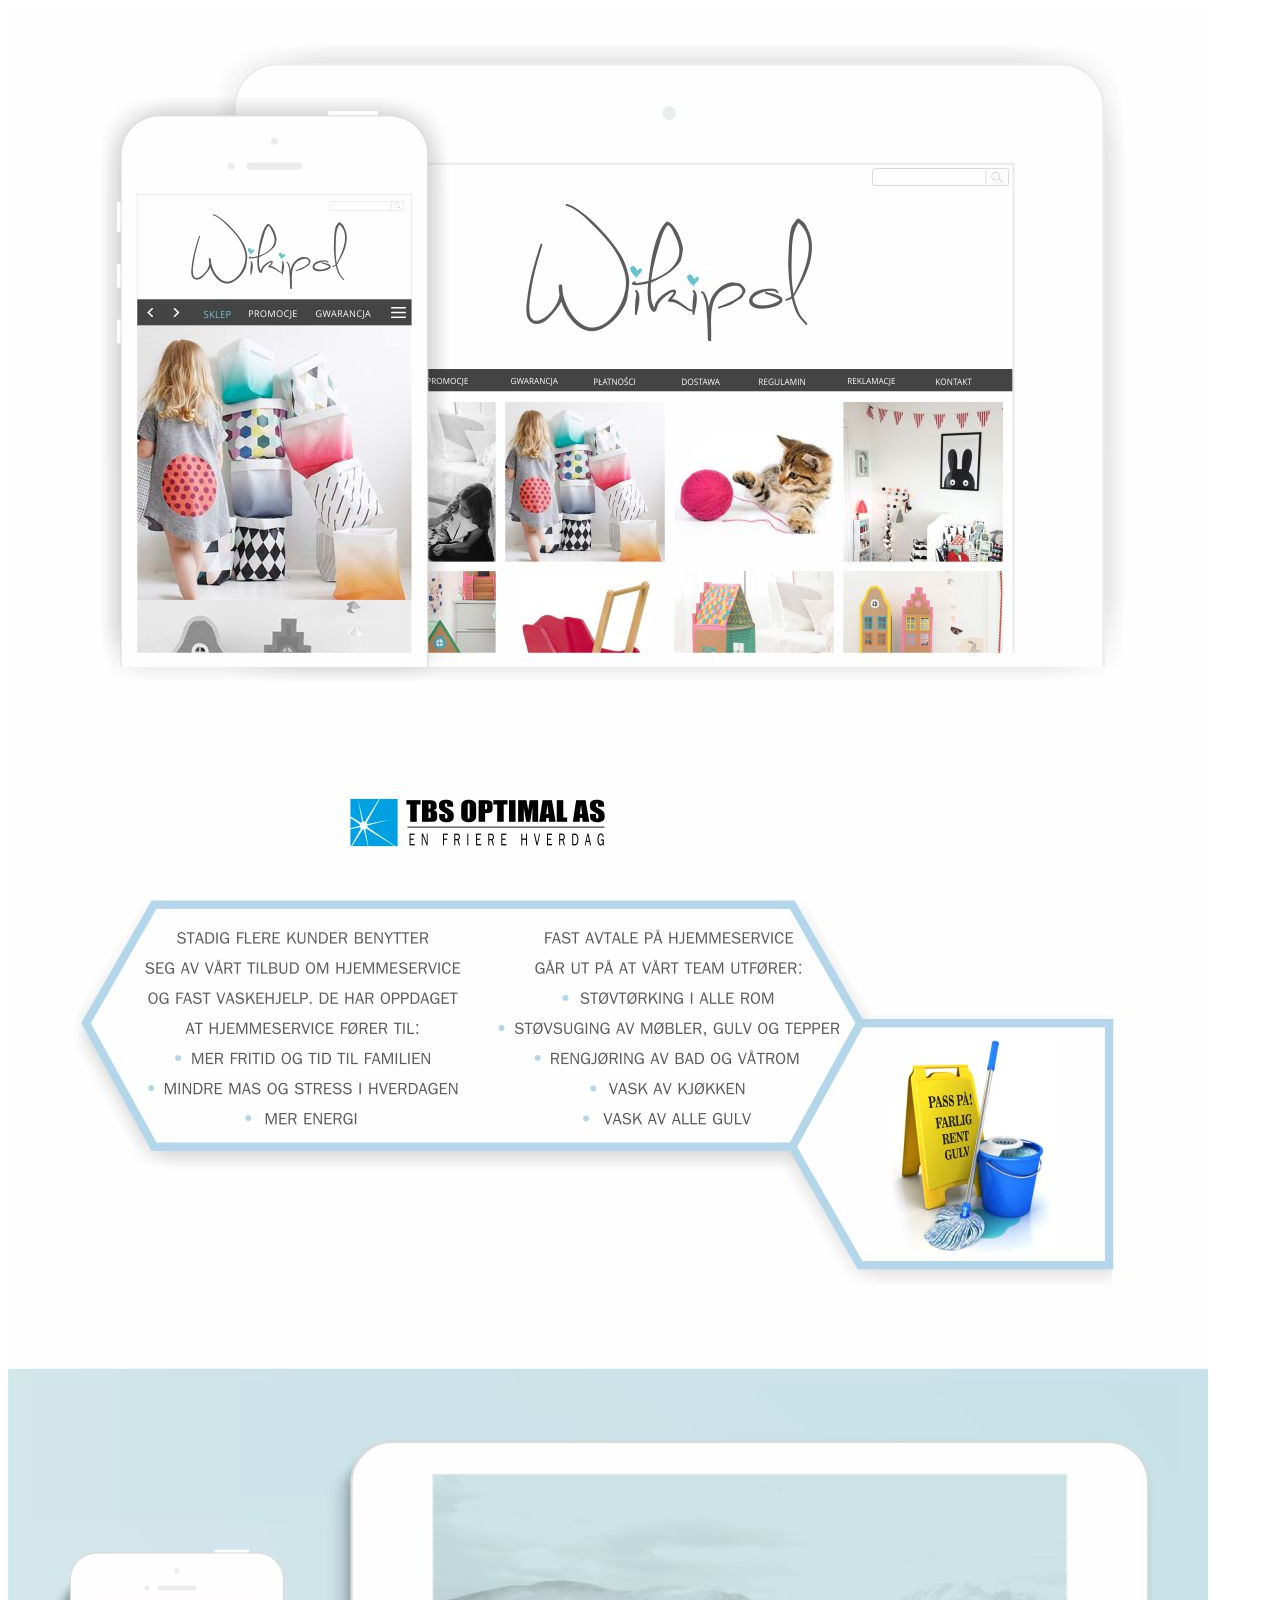
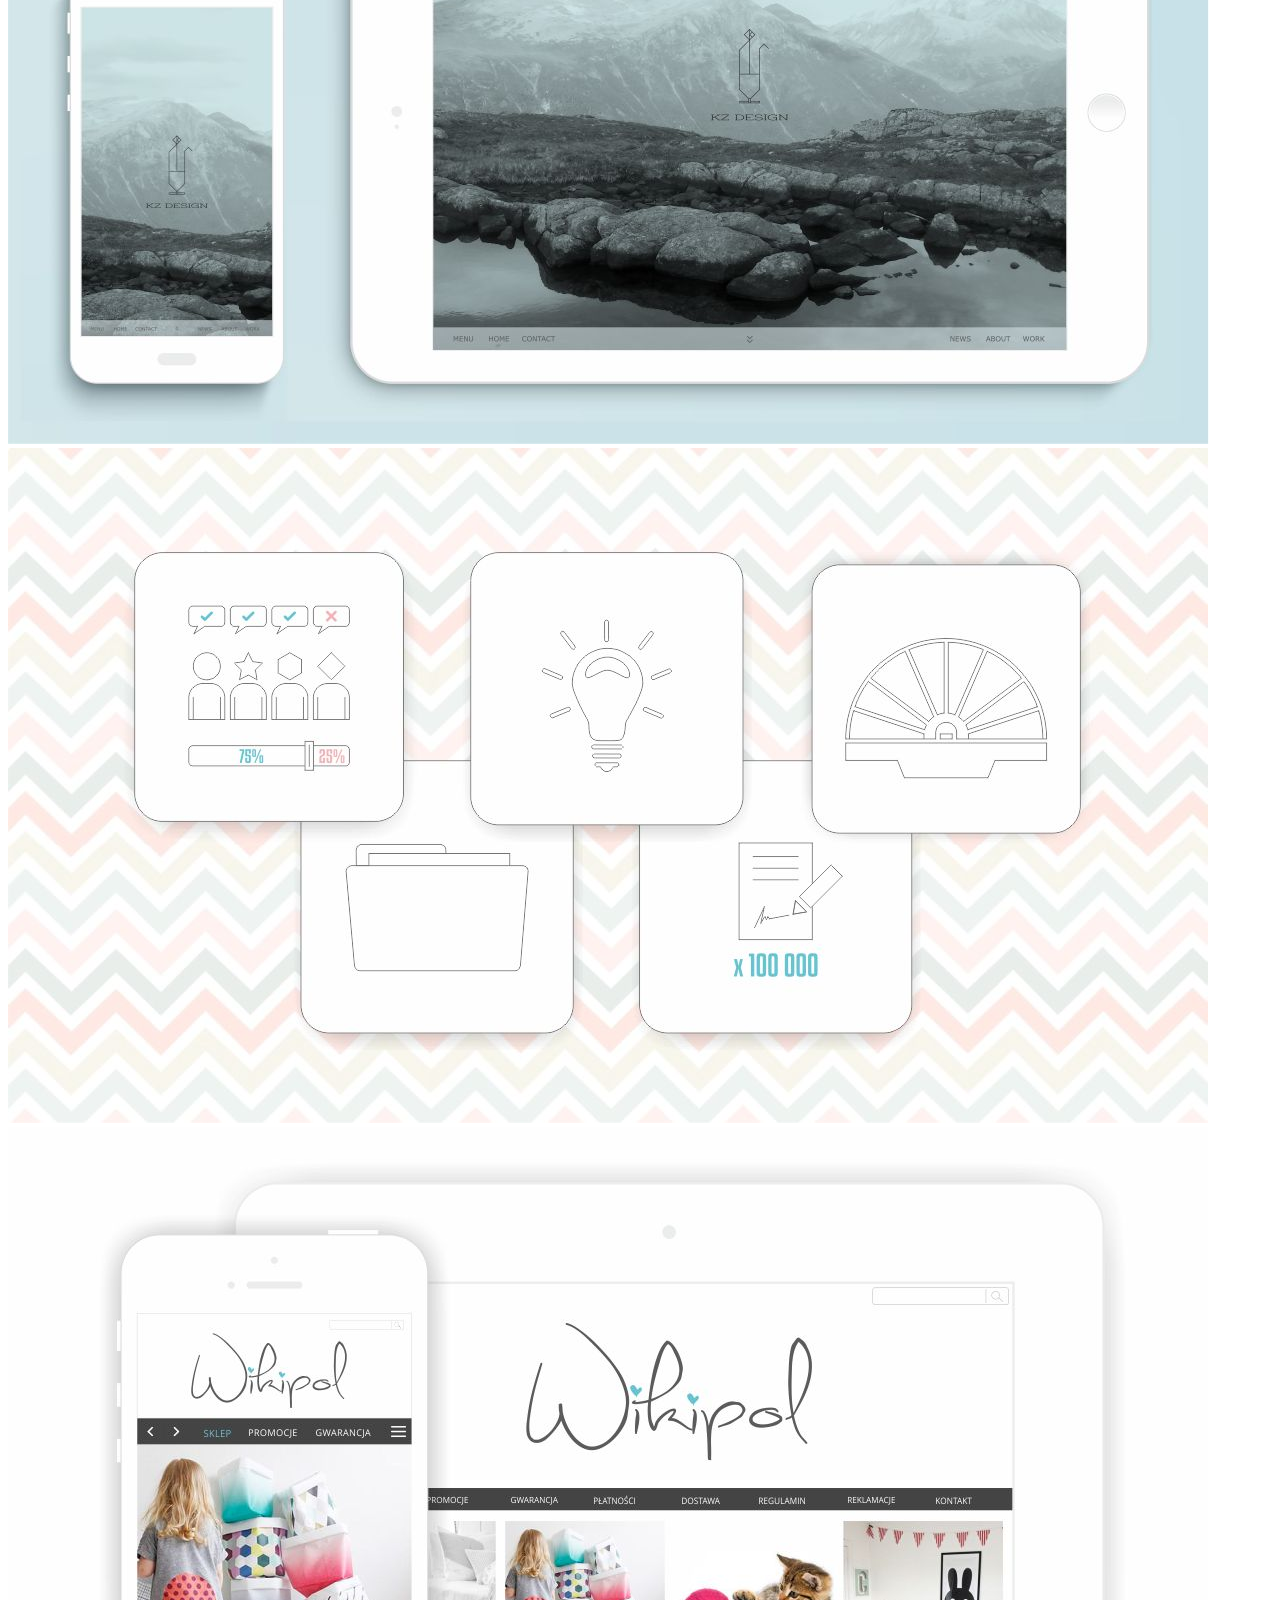
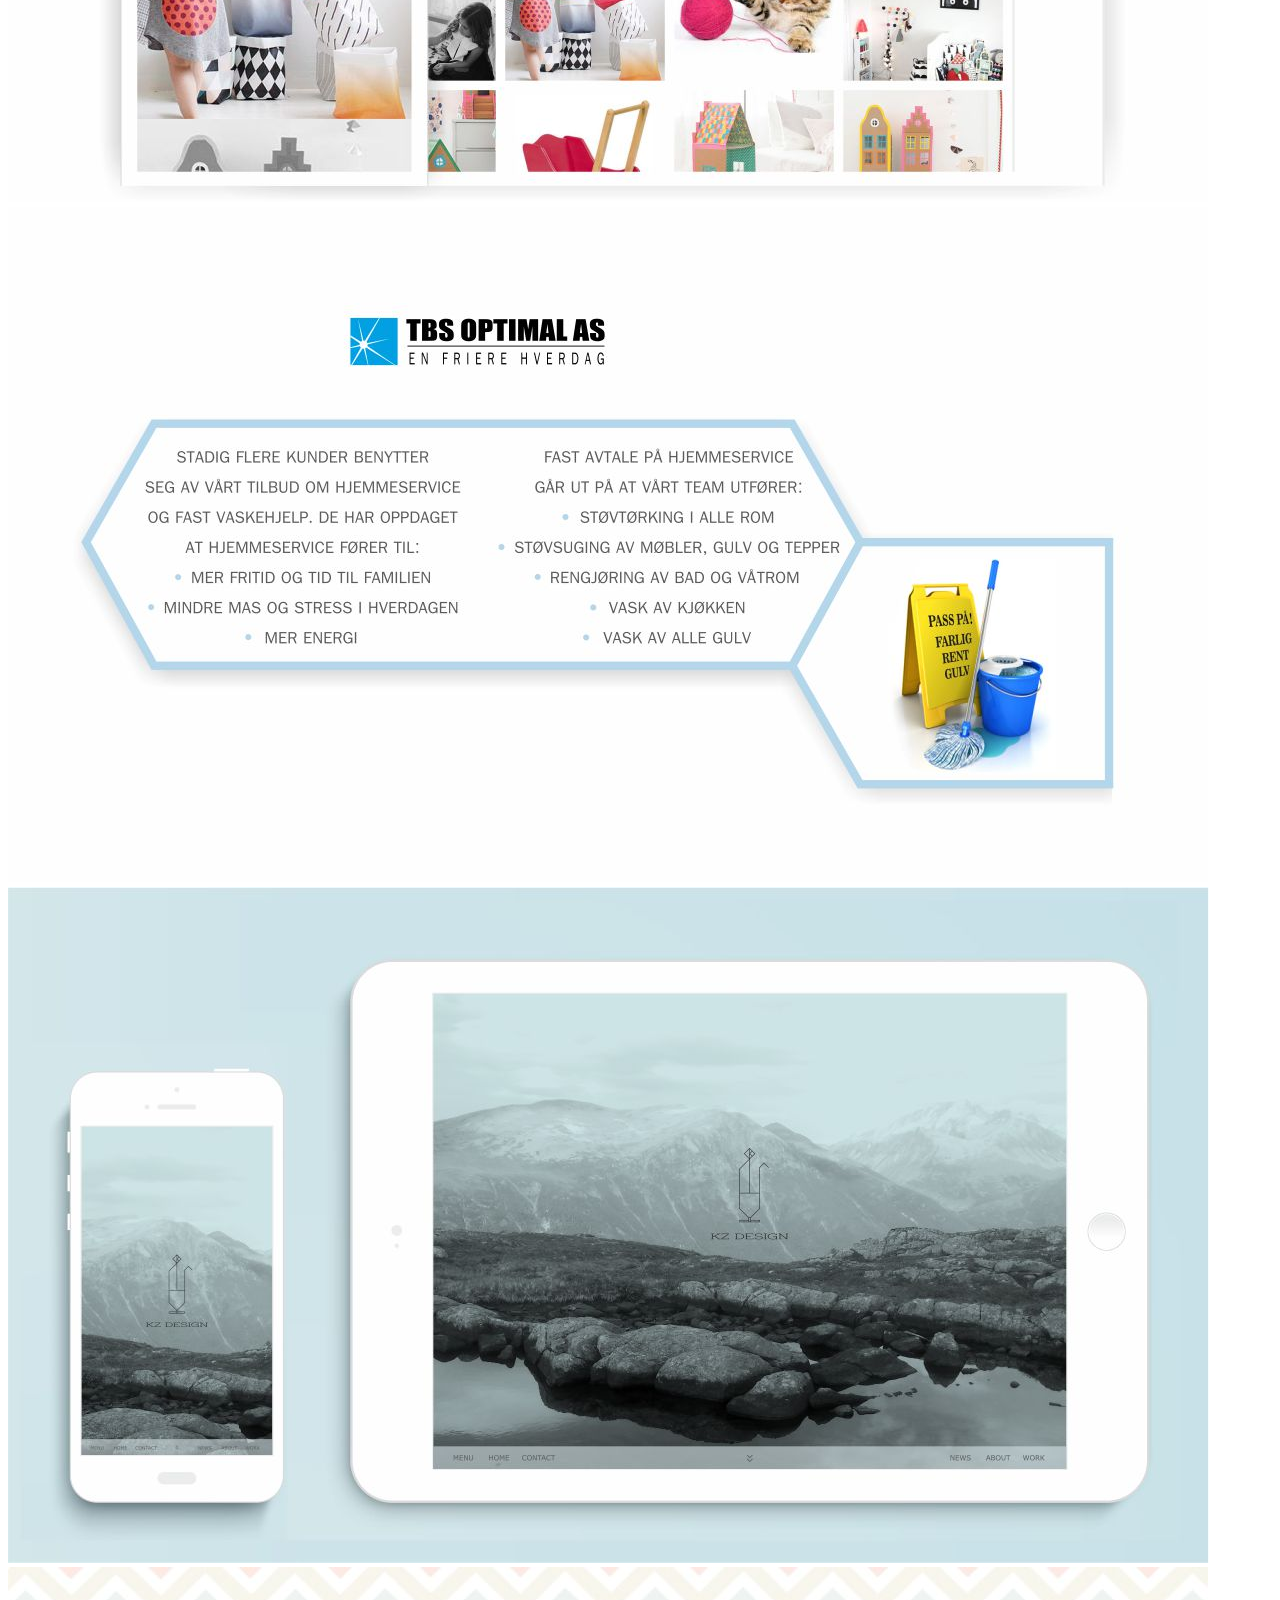
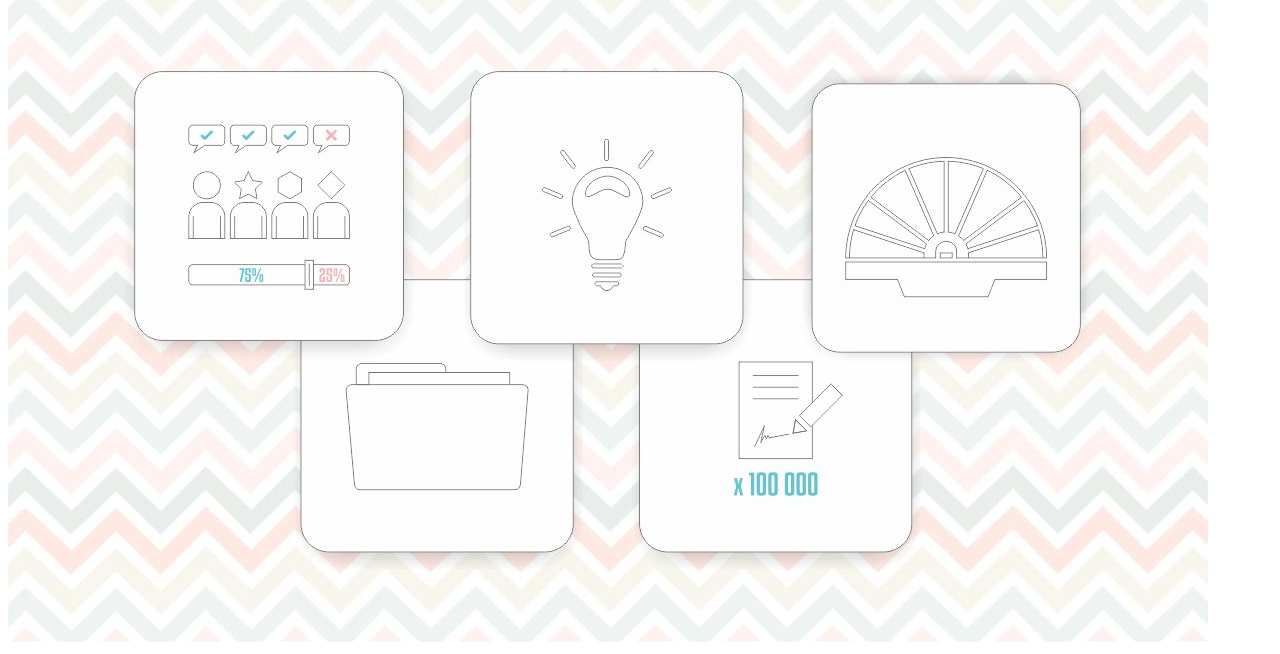
<file: webdesign.html>
<!DOCTYPE html>
<html lang="en">
  <head>

    <!-- head -->
    <meta charset="utf-8">
    <meta name="msapplication-tap-highlight" content="no" />
    <meta name="viewport" content="width=device-width, initial-scale=1.0" />
    <meta name="description" content="Touch enabled jQuery plugin that lets you create beautiful responsive carousel slider.">
    <meta name="author" content="David Deutsch">

  </head>
  <body>

        <div id="loader"></div>
        <div class="owl-carousel owl-theme wow fadeIn shadow">
            <div class="item">
              <a href="#" data-toggle="modal" data-target="#myModal"><img src="images/webdesign/wd01.jpg"/></a>
            </div>
            <div class="item">
              <a href="#" data-toggle="modal" data-target="#myModal"><img src="images/webdesign/wd02.jpg"/></a>
            </div>
            <div class="item">
              <a href="#" data-toggle="modal" data-target="#myModal"><img src="images/webdesign/wd03.jpg"/></a>
            </div>
            <div class="item">
              <a href="#" data-toggle="modal" data-target="#myModal"><img src="images/webdesign/wd04.jpg"/></a>
            </div>
        </div>

        <div id="myModal" class="modal modal-fullscreen fade" role="dialog">
            <div class="modal-content">
                <div class="modal-body">
                    <!-- <button data-dismiss="modal"/> -->
                    <div class="owl-carousel owl-theme">
                      <div class="item">
                        <a href="#" data-dismiss="modal"><img src="images/webdesign/wd01.jpg"/></a>
                      </div>
                      <div class="item">
                        <a href="#" data-dismiss="modal"><img src="images/webdesign/wd02.jpg"/></a>
                      </div>
                      <div class="item">
                        <a href="#" data-dismiss="modal"><img src="images/webdesign/wd03.jpg"/></a>
                      </div>
                      <div class="item">
                        <a href="#" data-dismiss="modal"><img src="images/webdesign/wd04.jpg"/></a>
                      </div>
                    </div>
                </div>
            </div>
        </div>


    <script>
    var owl = $('.owl-carousel');
    owl.owlCarousel({
      margin: 10,
      loop: true,
      dots: true,
      nav: true,
      responsive: {
        0: {
          items: 1
        },
        600: {
          items: 1
        },
        1000: {
          items: 1
        }
      }
    })
    </script>


  </body>
</html>
</file>
